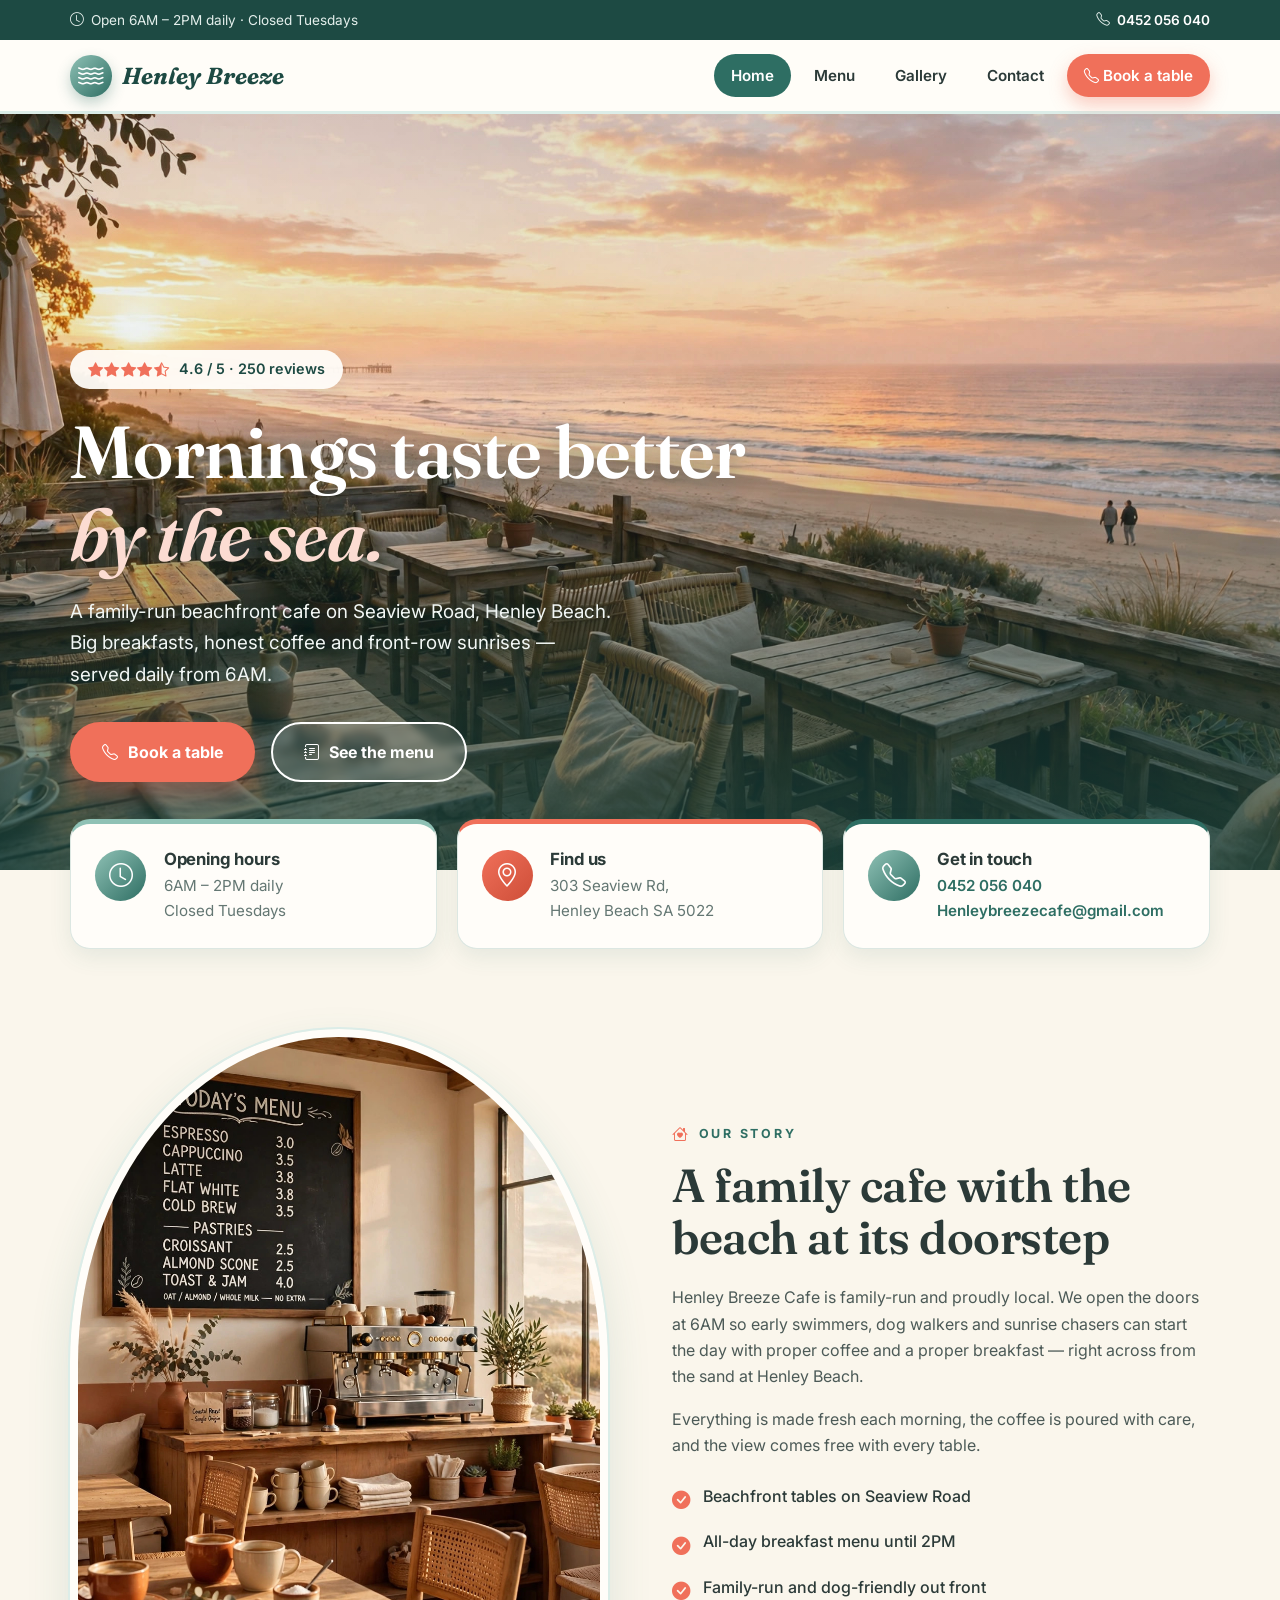
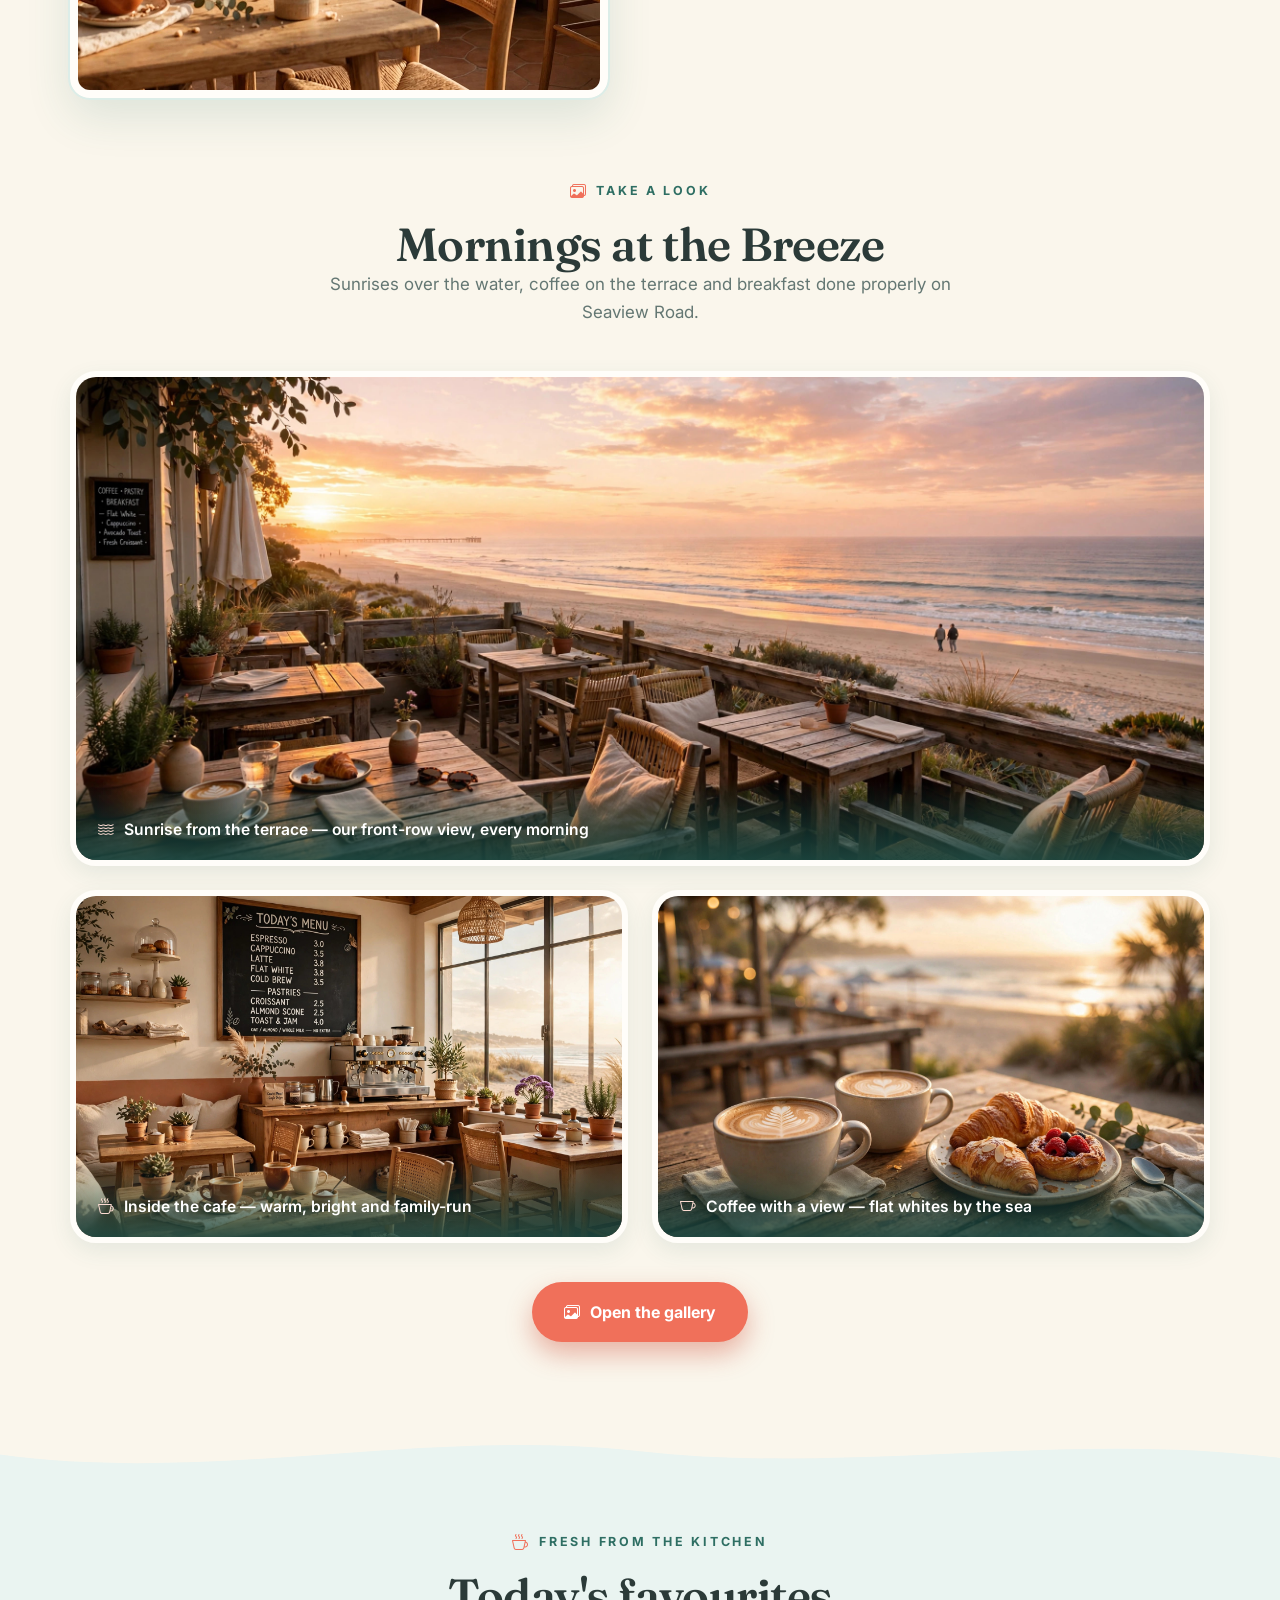
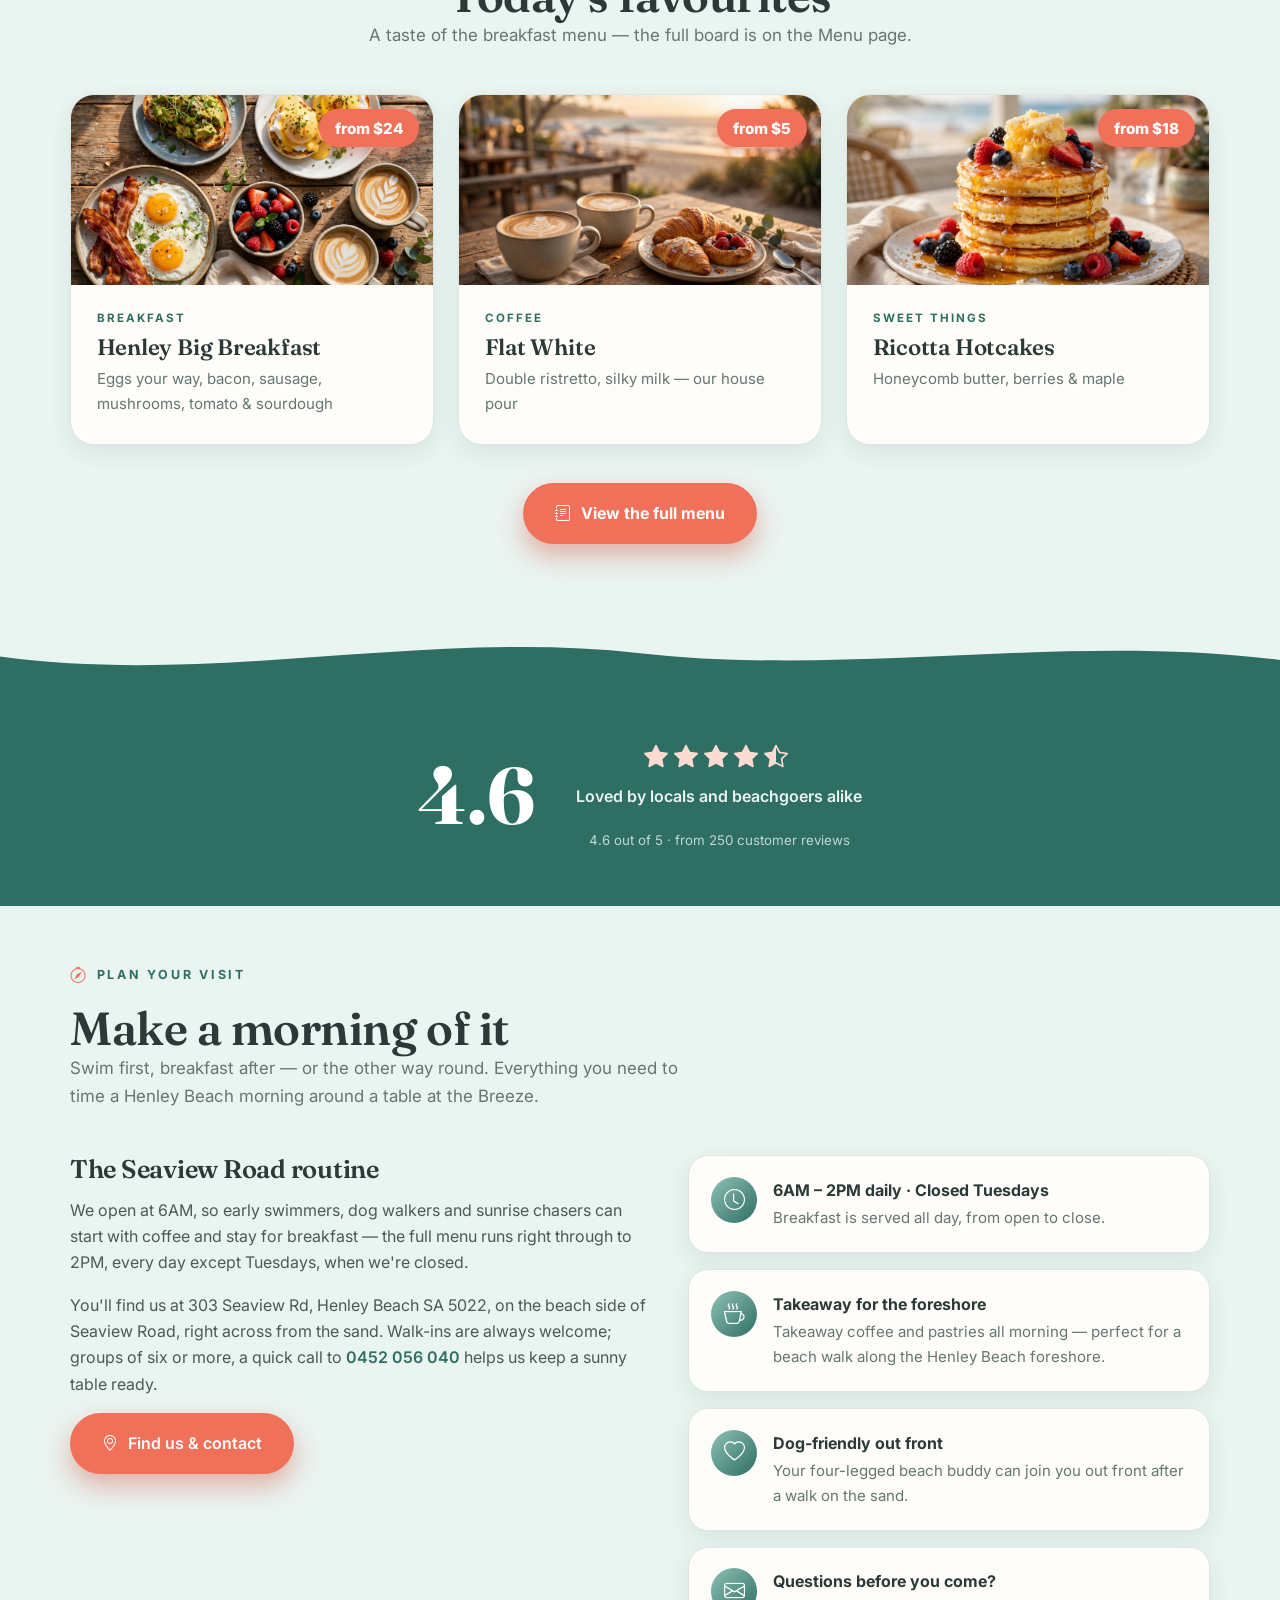
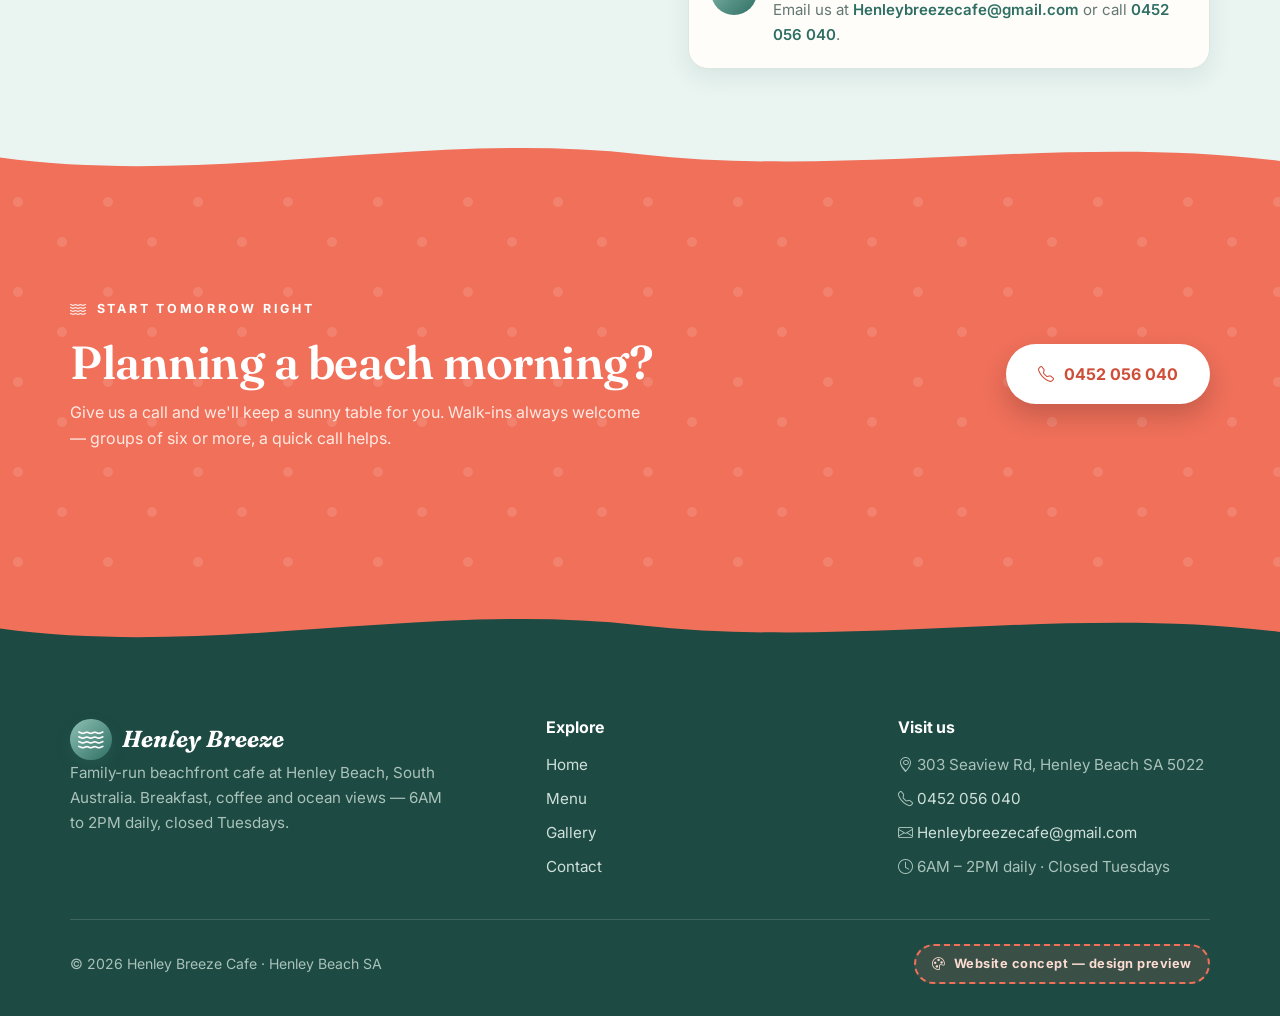
<file: index.html>
<!DOCTYPE html>
<html lang="en-AU">
<head>
  <meta charset="UTF-8">
  <meta name="viewport" content="width=device-width, initial-scale=1.0">
  <title>Henley Breeze Cafe — Beachfront Breakfast & Coffee | Henley Beach SA</title>
  <meta name="description" content="Henley Breeze Cafe is a family-run beachfront cafe at 303 Seaview Rd, Henley Beach SA. Open 6AM–2PM daily (closed Tuesdays). Breakfast, great coffee and ocean views. Rated 4.6/5 from 250 reviews.">
  <meta property="og:title" content="Henley Breeze Cafe — Beachfront Breakfast & Coffee">
  <meta property="og:description" content="Family-run beachfront cafe on Seaview Rd, Henley Beach. Open 6AM–2PM daily, closed Tuesdays. Rated 4.6/5 from 250 reviews.">
  <meta property="og:type" content="website">
  <meta property="og:image" content="images/hero-sunrise.jpg">
  <link rel="preconnect" href="https://fonts.googleapis.com">
  <link rel="preconnect" href="https://fonts.gstatic.com" crossorigin>
  <link href="https://fonts.googleapis.com/css2?family=Fraunces:ital,opsz,wght@0,9..144,400..700;1,9..144,400..700&family=Inter:wght@400;500;600;700&display=swap" rel="stylesheet">
  <link rel="stylesheet" href="https://cdn.jsdelivr.net/npm/bootstrap-icons@1.11.3/font/bootstrap-icons.min.css">
  <link rel="stylesheet" href="styles.css">
</head>
<body>

  <div class="topbar">
    <div class="container">
      <span><i class="bi bi-clock"></i> Open 6AM – 2PM daily · Closed Tuesdays</span>
      <span><i class="bi bi-telephone"></i> <a href="tel:+61452056040">0452 056 040</a></span>
    </div>
  </div>

  <header class="site-header">
    <div class="container">
      <nav class="nav" aria-label="Main navigation">
        <a class="brand" href="index.html"><i class="bi bi-water"></i> Henley Breeze</a>
        <button class="nav-toggle" aria-label="Open menu" aria-expanded="false"><i class="bi bi-list"></i></button>
        <ul class="nav-links">
          <li><a href="index.html" class="active" aria-current="page">Home</a></li>
          <li><a href="services.html">Menu</a></li>
          <li><a href="gallery.html">Gallery</a></li>
          <li><a href="contact.html">Contact</a></li>
          <li><a href="tel:+61452056040" class="nav-cta"><i class="bi bi-telephone"></i> <span class="cta-label">Book a table</span></a></li>
        </ul>
      </nav>
    </div>
  </header>

  <main>
    <!-- Hero -->
    <section class="hero" aria-label="Welcome to Henley Breeze Cafe">
      <div class="container">
        <div class="hero-content">
          <div class="hero-rating">
            <span class="stars" aria-hidden="true">
              <i class="bi bi-star-fill"></i><i class="bi bi-star-fill"></i><i class="bi bi-star-fill"></i><i class="bi bi-star-fill"></i><i class="bi bi-star-half"></i>
            </span>
            <span>4.6 / 5 · 250 reviews</span>
          </div>
          <h1>Mornings taste better <span class="accent">by the sea.</span></h1>
          <p class="lead">A family-run beachfront cafe on Seaview Road, Henley Beach. Big breakfasts, honest coffee and front-row sunrises — served daily from 6AM.</p>
          <div class="hero-actions">
            <a class="btn btn-primary" href="tel:+61452056040"><i class="bi bi-telephone"></i> Book a table</a>
            <a class="btn btn-ghost" href="services.html"><i class="bi bi-journal-text"></i> See the menu</a>
          </div>
        </div>
      </div>
    </section>

    <!-- Hours / location / contact strip -->
    <section class="info-strip" aria-label="Visit us">
      <div class="container">
        <div class="info-grid">
          <article class="info-card">
            <i class="bi bi-clock"></i>
            <div>
              <h3>Opening hours</h3>
              <p>6AM – 2PM daily<br>Closed Tuesdays</p>
            </div>
          </article>
          <article class="info-card">
            <i class="bi bi-geo-alt"></i>
            <div>
              <h3>Find us</h3>
              <p>303 Seaview Rd,<br>Henley Beach SA 5022</p>
            </div>
          </article>
          <article class="info-card">
            <i class="bi bi-telephone"></i>
            <div>
              <h3>Get in touch</h3>
              <p><a href="tel:+61452056040">0452 056 040</a><br><a href="mailto:Henleybreezecafe@gmail.com">Henleybreezecafe@gmail.com</a></p>
            </div>
          </article>
        </div>
      </div>
    </section>

    <!-- About -->
    <section class="section" aria-labelledby="about-heading">
      <div class="container">
        <div class="about-grid">
          <figure class="about-img">
            <img src="images/cafe-interior.jpg" alt="Warm morning light inside the Henley Breeze Cafe dining room" loading="lazy">
          </figure>
          <div class="about-copy">
            <span class="kicker"><i class="bi bi-house-heart"></i> Our story</span>
            <h2 id="about-heading">A family cafe with the beach at its doorstep</h2>
            <p>Henley Breeze Cafe is family-run and proudly local. We open the doors at 6AM so early swimmers, dog walkers and sunrise chasers can start the day with proper coffee and a proper breakfast — right across from the sand at Henley Beach.</p>
            <p>Everything is made fresh each morning, the coffee is poured with care, and the view comes free with every table.</p>
            <ul class="about-list">
              <li><i class="bi bi-check-circle-fill"></i> Beachfront tables on Seaview Road</li>
              <li><i class="bi bi-check-circle-fill"></i> All-day breakfast menu until 2PM</li>
              <li><i class="bi bi-check-circle-fill"></i> Family-run and dog-friendly out front</li>
            </ul>
          </div>
        </div>
      </div>
    </section>

    <!-- Gallery preview — the beachfront, in frames (leads before the menu) -->
    <section class="section" aria-labelledby="gallery-preview-heading" style="padding-top:0;">
      <div class="container">
        <div class="section-head center">
          <span class="kicker"><i class="bi bi-images"></i> Take a look</span>
          <h2 id="gallery-preview-heading">Mornings at the Breeze</h2>
          <p>Sunrises over the water, coffee on the terrace and breakfast done properly on Seaview Road.</p>
        </div>
        <div class="gallery-grid">
          <figure class="g-item wide">
            <img src="images/hero-sunrise.jpg" alt="Sunrise over Henley Beach viewed from the Henley Breeze Cafe terrace" loading="lazy">
            <figcaption><i class="bi bi-water"></i> Sunrise from the terrace — our front-row view, every morning</figcaption>
          </figure>
          <figure class="g-item">
            <img src="images/cafe-interior.jpg" alt="Morning light inside the Henley Breeze Cafe dining room" loading="lazy">
            <figcaption><i class="bi bi-cup-hot"></i> Inside the cafe — warm, bright and family-run</figcaption>
          </figure>
          <figure class="g-item">
            <img src="images/coffee-beach.jpg" alt="Flat white coffees and pastries on a table with the beach in the background" loading="lazy">
            <figcaption><i class="bi bi-cup"></i> Coffee with a view — flat whites by the sea</figcaption>
          </figure>
        </div>
        <div class="menu-cta">
          <a class="btn btn-primary" href="gallery.html"><i class="bi bi-images"></i> Open the gallery</a>
        </div>
      </div>
    </section>

    <!-- Featured menu cards -->
    <div class="wave-sep" style="color:#EAF4F1" aria-hidden="true"><svg viewBox="0 0 1440 70" preserveAspectRatio="none"><path fill="currentColor" d="M0,38 C240,72 480,6 720,34 C960,62 1200,10 1440,42 L1440,70 L0,70 Z"/></svg></div>
    <section class="section tint" aria-labelledby="menu-teaser-heading" style="padding-top:3rem;">
      <div class="container">
        <div class="section-head center">
          <span class="kicker"><i class="bi bi-cup-hot"></i> Fresh from the kitchen</span>
          <h2 id="menu-teaser-heading">Today's favourites</h2>
          <p>A taste of the breakfast menu — the full board is on the Menu page.</p>
        </div>
        <div class="menu-cards">
          <article class="menu-card">
            <div class="dish-img">
              <img src="images/breakfast-spread.jpg" alt="Breakfast plates with eggs, avocado on sourdough and flat white coffees" loading="lazy">
              <span class="dish-price">from $24</span>
            </div>
            <div class="dish-body">
              <span class="dish-tag">Breakfast</span>
              <h3>Henley Big Breakfast</h3>
              <p>Eggs your way, bacon, sausage, mushrooms, tomato &amp; sourdough</p>
            </div>
          </article>
          <article class="menu-card">
            <div class="dish-img">
              <img src="images/coffee-beach.jpg" alt="Flat white coffees and pastries on a table with the beach in the background" loading="lazy">
              <span class="dish-price">from $5</span>
            </div>
            <div class="dish-body">
              <span class="dish-tag">Coffee</span>
              <h3>Flat White</h3>
              <p>Double ristretto, silky milk — our house pour</p>
            </div>
          </article>
          <article class="menu-card">
            <div class="dish-img">
              <img src="images/hotcakes-berries.jpg" alt="Stack of ricotta hotcakes with berries, honeycomb butter and maple syrup" loading="lazy">
              <span class="dish-price">from $18</span>
            </div>
            <div class="dish-body">
              <span class="dish-tag">Sweet things</span>
              <h3>Ricotta Hotcakes</h3>
              <p>Honeycomb butter, berries &amp; maple</p>
            </div>
          </article>
        </div>
        <div class="menu-cta">
          <a class="btn btn-primary" href="services.html"><i class="bi bi-journal-text"></i> View the full menu</a>
        </div>
      </div>
    </section>
    <div class="wave-sep" style="color:#2E6E63;background:#EAF4F1" aria-hidden="true"><svg viewBox="0 0 1440 70" preserveAspectRatio="none"><path fill="currentColor" d="M0,38 C240,72 480,6 720,34 C960,62 1200,10 1440,42 L1440,70 L0,70 Z"/></svg></div>

    <!-- Rating band -->
    <section class="rating-band" aria-label="Customer rating">
      <div class="container rating-inner">
        <div class="rating-score">4.6</div>
        <div class="rating-detail">
          <div class="stars" aria-label="Rated 4.6 out of 5 stars">
            <i class="bi bi-star-fill"></i><i class="bi bi-star-fill"></i><i class="bi bi-star-fill"></i><i class="bi bi-star-fill"></i><i class="bi bi-star-half"></i>
          </div>
          <p>Loved by locals and beachgoers alike</p>
          <small>4.6 out of 5 · from 250 customer reviews</small>
        </div>
      </div>
    </section>

    <!-- Plan your visit — practical beach-morning planner -->
    <section class="section tint" aria-labelledby="visit-plan-heading" style="padding-top:3.5rem;padding-bottom:3.5rem;">
      <div class="container">
        <div class="section-head">
          <span class="kicker"><i class="bi bi-compass"></i> Plan your visit</span>
          <h2 id="visit-plan-heading">Make a morning of it</h2>
          <p>Swim first, breakfast after — or the other way round. Everything you need to time a Henley Beach morning around a table at the Breeze.</p>
        </div>
        <div class="visit-plan">
          <div class="visit-plan-main">
            <h3>The Seaview Road routine</h3>
            <p>We open at 6AM, so early swimmers, dog walkers and sunrise chasers can start with coffee and stay for breakfast — the full menu runs right through to 2PM, every day except Tuesdays, when we're closed.</p>
            <p>You'll find us at 303 Seaview Rd, Henley Beach SA 5022, on the beach side of Seaview Road, right across from the sand. Walk-ins are always welcome; groups of six or more, a quick call to <a href="tel:+61452056040">0452 056 040</a> helps us keep a sunny table ready.</p>
            <a class="btn btn-primary" href="contact.html"><i class="bi bi-geo-alt"></i> Find us &amp; contact</a>
          </div>
          <ul class="visit-plan-list">
            <li><i class="bi bi-clock"></i><div><strong>6AM – 2PM daily · Closed Tuesdays</strong><span>Breakfast is served all day, from open to close.</span></div></li>
            <li><i class="bi bi-cup-hot"></i><div><strong>Takeaway for the foreshore</strong><span>Takeaway coffee and pastries all morning — perfect for a beach walk along the Henley Beach foreshore.</span></div></li>
            <li><i class="bi bi-heart"></i><div><strong>Dog-friendly out front</strong><span>Your four-legged beach buddy can join you out front after a walk on the sand.</span></div></li>
            <li><i class="bi bi-envelope"></i><div><strong>Questions before you come?</strong><span>Email us at <a href="mailto:Henleybreezecafe@gmail.com">Henleybreezecafe@gmail.com</a> or call <a href="tel:+61452056040">0452 056 040</a>.</span></div></li>
          </ul>
        </div>
      </div>
    </section>

    <!-- CTA -->
    <div class="wave-sep" style="color:#F0705A;background:#EAF4F1" aria-hidden="true"><svg viewBox="0 0 1440 70" preserveAspectRatio="none"><path fill="currentColor" d="M0,38 C240,72 480,6 720,34 C960,62 1200,10 1440,42 L1440,70 L0,70 Z"/></svg></div>
    <section class="section cta-band" aria-label="Book a table" style="padding-top:3rem;">
      <div class="container">
        <div class="cta-card">
          <div>
            <span class="kicker"><i class="bi bi-water"></i> Start tomorrow right</span>
            <h2>Planning a beach morning?</h2>
            <p>Give us a call and we'll keep a sunny table for you. Walk-ins always welcome — groups of six or more, a quick call helps.</p>
          </div>
          <a class="btn btn-primary" href="tel:+61452056040"><i class="bi bi-telephone"></i> 0452 056 040</a>
        </div>
      </div>
    </section>
  </main>
  <div class="wave-sep" style="color:#1D4A43;background:#F0705A" aria-hidden="true"><svg viewBox="0 0 1440 70" preserveAspectRatio="none"><path fill="currentColor" d="M0,38 C240,72 480,6 720,34 C960,62 1200,10 1440,42 L1440,70 L0,70 Z"/></svg></div>

  <footer class="site-footer">
    <div class="container">
      <div class="footer-grid">
        <div class="footer-brand">
          <a class="brand" href="index.html"><i class="bi bi-water"></i> Henley Breeze</a>
          <p>Family-run beachfront cafe at Henley Beach, South Australia. Breakfast, coffee and ocean views — 6AM to 2PM daily, closed Tuesdays.</p>
        </div>
        <nav aria-label="Footer navigation">
          <h3>Explore</h3>
          <ul>
            <li><a href="index.html">Home</a></li>
            <li><a href="services.html">Menu</a></li>
            <li><a href="gallery.html">Gallery</a></li>
            <li><a href="contact.html">Contact</a></li>
          </ul>
        </nav>
        <div>
          <h3>Visit us</h3>
          <ul>
            <li><i class="bi bi-geo-alt"></i> 303 Seaview Rd, Henley Beach SA 5022</li>
            <li><i class="bi bi-telephone"></i> <a href="tel:+61452056040">0452 056 040</a></li>
            <li><i class="bi bi-envelope"></i> <a href="mailto:Henleybreezecafe@gmail.com">Henleybreezecafe@gmail.com</a></li>
            <li><i class="bi bi-clock"></i> 6AM – 2PM daily · Closed Tuesdays</li>
          </ul>
        </div>
      </div>
      <div class="footer-bottom">
        <span>© 2026 Henley Breeze Cafe · Henley Beach SA</span>
        <span class="concept-badge"><i class="bi bi-palette"></i> Website concept — design preview</span>
      </div>
    </div>
  </footer>

<script>
(function(){
  var t=document.querySelector('.nav-toggle'),n=document.querySelector('.nav-links');
  if(t&&n){t.addEventListener('click',function(){var o=n.classList.toggle('open');t.setAttribute('aria-expanded',o);});}
})();
</script>
</body>
</html>
</file>
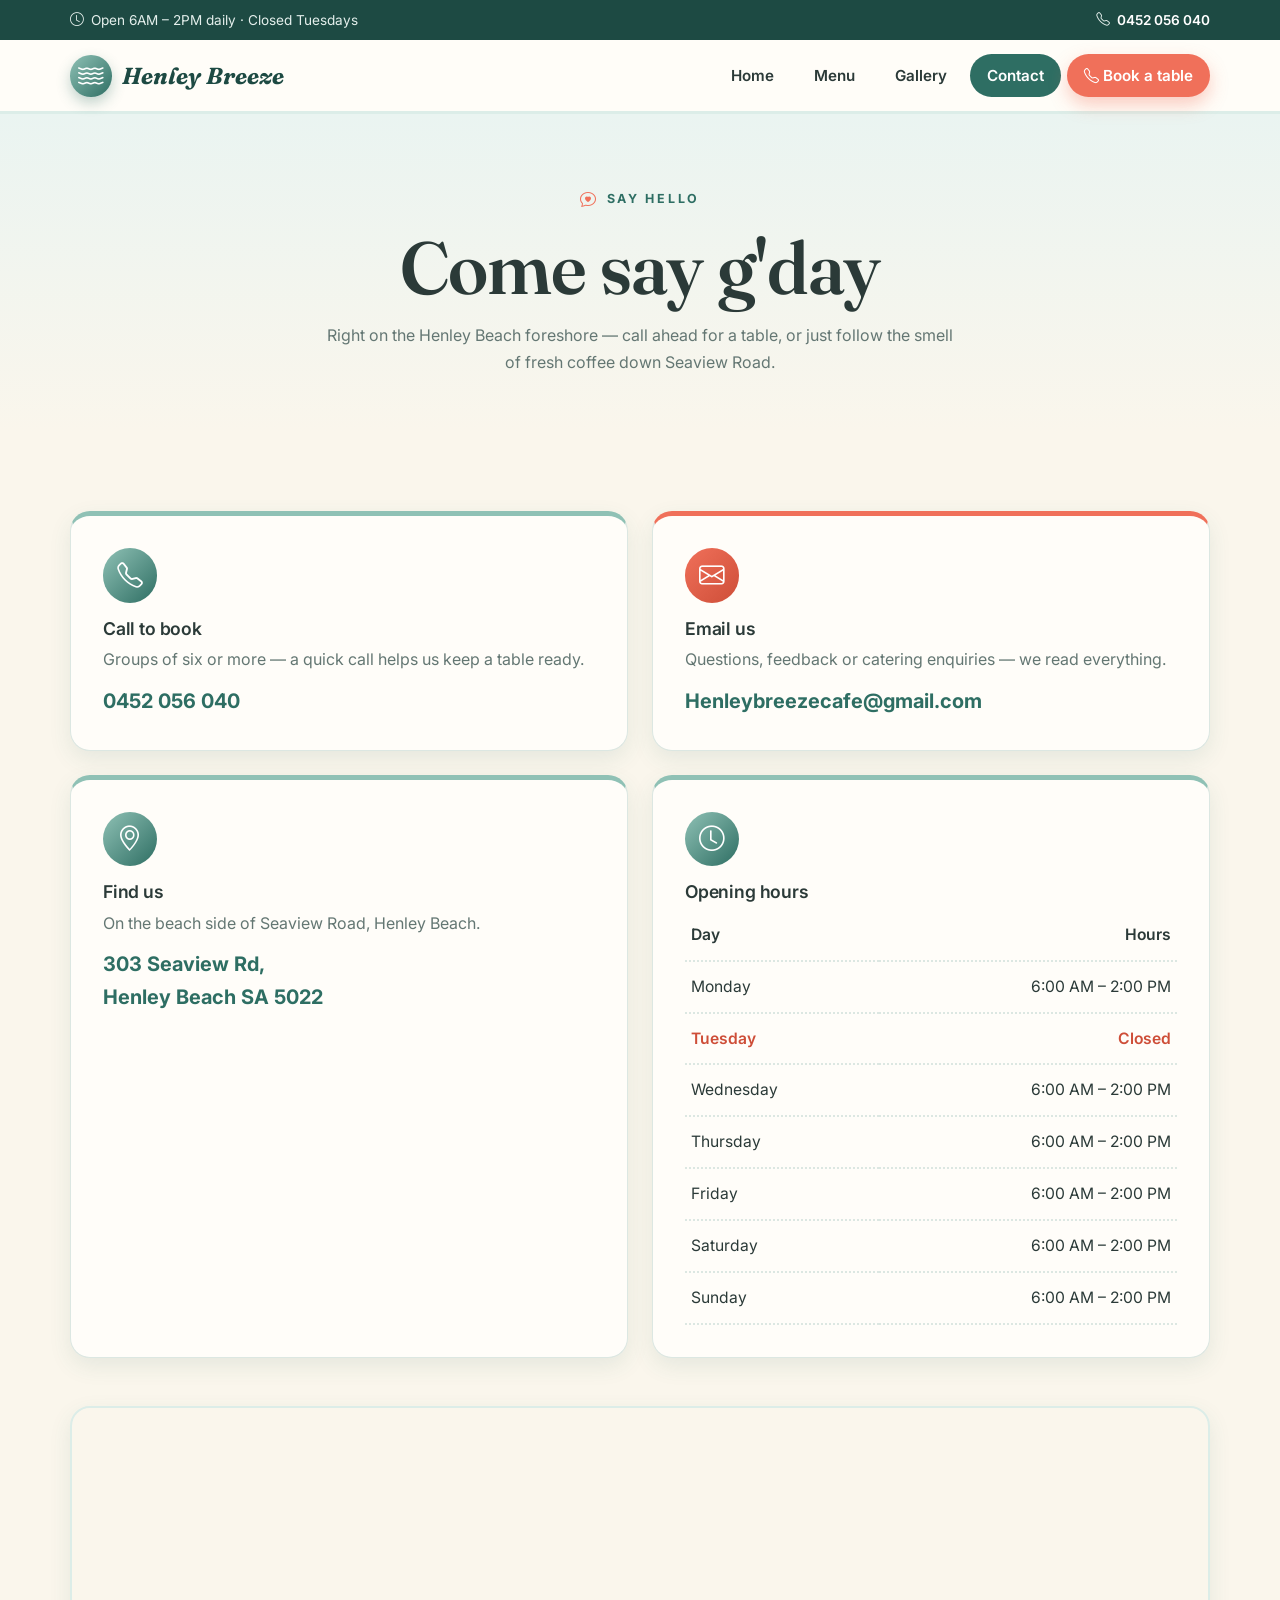
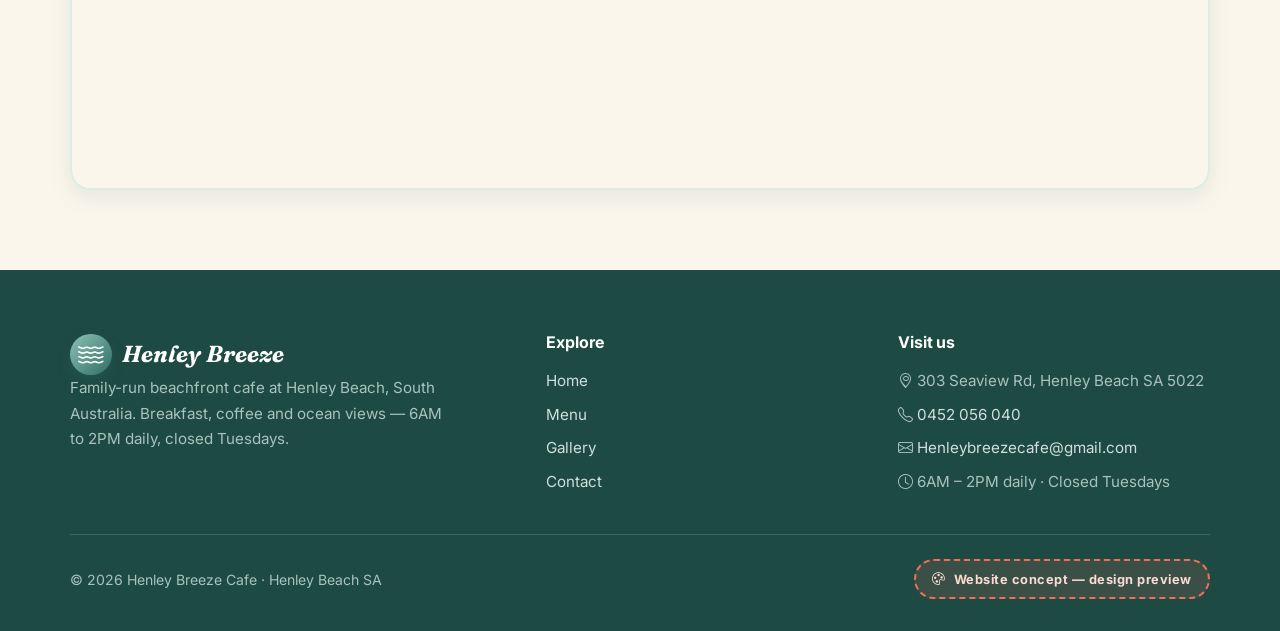
<file: contact.html>
<!DOCTYPE html>
<html lang="en-AU">
<head>
  <meta charset="UTF-8">
  <meta name="viewport" content="width=device-width, initial-scale=1.0">
  <title>Contact — Henley Breeze Cafe | 303 Seaview Rd, Henley Beach SA</title>
  <meta name="description" content="Visit Henley Breeze Cafe at 303 Seaview Rd, Henley Beach SA 5022. Call 0452 056 040 to book a table. Open 6AM–2PM daily, closed Tuesdays.">
  <meta property="og:title" content="Contact — Henley Breeze Cafe">
  <meta property="og:description" content="303 Seaview Rd, Henley Beach SA · 0452 056 040 · Open 6AM–2PM daily, closed Tuesdays.">
  <meta property="og:type" content="website">
  <meta property="og:image" content="images/hero-sunrise.jpg">
  <link rel="preconnect" href="https://fonts.googleapis.com">
  <link rel="preconnect" href="https://fonts.gstatic.com" crossorigin>
  <link href="https://fonts.googleapis.com/css2?family=Fraunces:ital,opsz,wght@0,9..144,400..700;1,9..144,400..700&family=Inter:wght@400;500;600;700&display=swap" rel="stylesheet">
  <link rel="stylesheet" href="https://cdn.jsdelivr.net/npm/bootstrap-icons@1.11.3/font/bootstrap-icons.min.css">
  <link rel="stylesheet" href="styles.css">
</head>
<body>

  <div class="topbar">
    <div class="container">
      <span><i class="bi bi-clock"></i> Open 6AM – 2PM daily · Closed Tuesdays</span>
      <span><i class="bi bi-telephone"></i> <a href="tel:+61452056040">0452 056 040</a></span>
    </div>
  </div>

  <header class="site-header">
    <div class="container">
      <nav class="nav" aria-label="Main navigation">
        <a class="brand" href="index.html"><i class="bi bi-water"></i> Henley Breeze</a>
        <button class="nav-toggle" aria-label="Open menu" aria-expanded="false"><i class="bi bi-list"></i></button>
        <ul class="nav-links">
          <li><a href="index.html">Home</a></li>
          <li><a href="services.html">Menu</a></li>
          <li><a href="gallery.html">Gallery</a></li>
          <li><a href="contact.html" class="active" aria-current="page">Contact</a></li>
          <li><a href="tel:+61452056040" class="nav-cta"><i class="bi bi-telephone"></i> <span class="cta-label">Book a table</span></a></li>
        </ul>
      </nav>
    </div>
  </header>

  <main>
    <section class="page-hero" aria-label="Contact introduction">
      <div class="container">
        <span class="kicker"><i class="bi bi-chat-heart"></i> Say hello</span>
        <h1>Come say g'day</h1>
        <p>Right on the Henley Beach foreshore — call ahead for a table, or just follow the smell of fresh coffee down Seaview Road.</p>
      </div>
    </section>

    <section class="section" aria-label="Contact details">
      <div class="container">
        <div class="contact-grid">
          <article class="contact-card">
            <i class="bi bi-telephone"></i>
            <h3>Call to book</h3>
            <p>Groups of six or more — a quick call helps us keep a table ready.</p>
            <a class="big-link" href="tel:+61452056040">0452 056 040</a>
          </article>
          <article class="contact-card">
            <i class="bi bi-envelope"></i>
            <h3>Email us</h3>
            <p>Questions, feedback or catering enquiries — we read everything.</p>
            <a class="big-link" href="mailto:Henleybreezecafe@gmail.com">Henleybreezecafe@gmail.com</a>
          </article>
          <article class="contact-card">
            <i class="bi bi-geo-alt"></i>
            <h3>Find us</h3>
            <p>On the beach side of Seaview Road, Henley Beach.</p>
            <a class="big-link" href="https://maps.google.com/?q=303+Seaview+Rd,+Henley+Beach+SA+5022" target="_blank" rel="noopener">303 Seaview Rd,<br>Henley Beach SA 5022</a>
          </article>
          <article class="contact-card">
            <i class="bi bi-clock"></i>
            <h3>Opening hours</h3>
            <table class="hours-table">
              <thead>
                <tr><th scope="col">Day</th><th scope="col">Hours</th></tr>
              </thead>
              <tbody>
                <tr><td>Monday</td><td>6:00 AM – 2:00 PM</td></tr>
                <tr class="closed"><td>Tuesday</td><td>Closed</td></tr>
                <tr><td>Wednesday</td><td>6:00 AM – 2:00 PM</td></tr>
                <tr><td>Thursday</td><td>6:00 AM – 2:00 PM</td></tr>
                <tr><td>Friday</td><td>6:00 AM – 2:00 PM</td></tr>
                <tr><td>Saturday</td><td>6:00 AM – 2:00 PM</td></tr>
                <tr><td>Sunday</td><td>6:00 AM – 2:00 PM</td></tr>
              </tbody>
            </table>
          </article>
        </div>

        <div class="map-wrap">
          <iframe title="Map — Henley Breeze Cafe, 303 Seaview Rd, Henley Beach SA 5022"
            src="https://maps.google.com/maps?q=303%20Seaview%20Rd%2C%20Henley%20Beach%20SA%205022&t=&z=16&ie=UTF8&iwloc=&output=embed"
            loading="lazy" referrerpolicy="no-referrer-when-downgrade" allowfullscreen></iframe>
        </div>
      </div>
    </section>
  </main>

  <footer class="site-footer">
    <div class="container">
      <div class="footer-grid">
        <div class="footer-brand">
          <a class="brand" href="index.html"><i class="bi bi-water"></i> Henley Breeze</a>
          <p>Family-run beachfront cafe at Henley Beach, South Australia. Breakfast, coffee and ocean views — 6AM to 2PM daily, closed Tuesdays.</p>
        </div>
        <nav aria-label="Footer navigation">
          <h3>Explore</h3>
          <ul>
            <li><a href="index.html">Home</a></li>
            <li><a href="services.html">Menu</a></li>
            <li><a href="gallery.html">Gallery</a></li>
            <li><a href="contact.html">Contact</a></li>
          </ul>
        </nav>
        <div>
          <h3>Visit us</h3>
          <ul>
            <li><i class="bi bi-geo-alt"></i> 303 Seaview Rd, Henley Beach SA 5022</li>
            <li><i class="bi bi-telephone"></i> <a href="tel:+61452056040">0452 056 040</a></li>
            <li><i class="bi bi-envelope"></i> <a href="mailto:Henleybreezecafe@gmail.com">Henleybreezecafe@gmail.com</a></li>
            <li><i class="bi bi-clock"></i> 6AM – 2PM daily · Closed Tuesdays</li>
          </ul>
        </div>
      </div>
      <div class="footer-bottom">
        <span>© 2026 Henley Breeze Cafe · Henley Beach SA</span>
        <span class="concept-badge"><i class="bi bi-palette"></i> Website concept — design preview</span>
      </div>
    </div>
  </footer>

<script>
(function(){
  var t=document.querySelector('.nav-toggle'),n=document.querySelector('.nav-links');
  if(t&&n){t.addEventListener('click',function(){var o=n.classList.toggle('open');t.setAttribute('aria-expanded',o);});}
})();
</script>
</body>
</html>
</file>
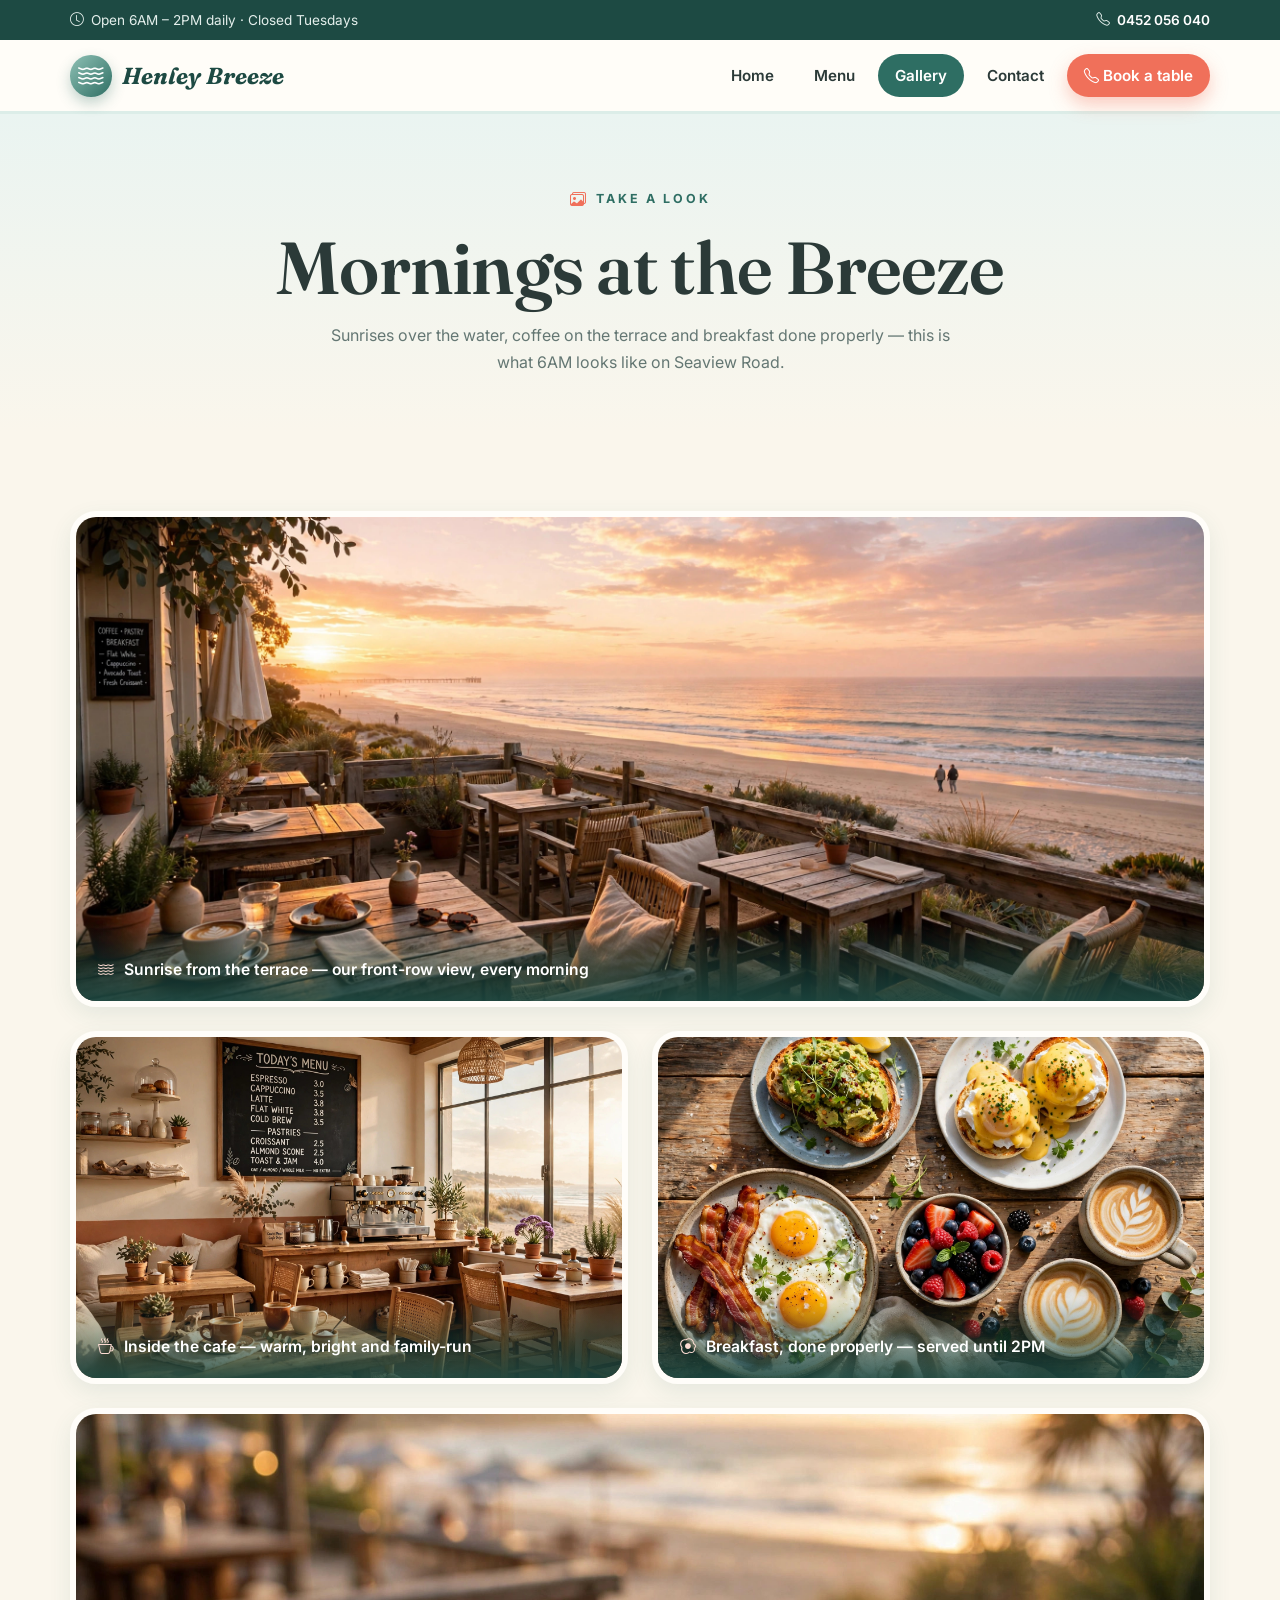
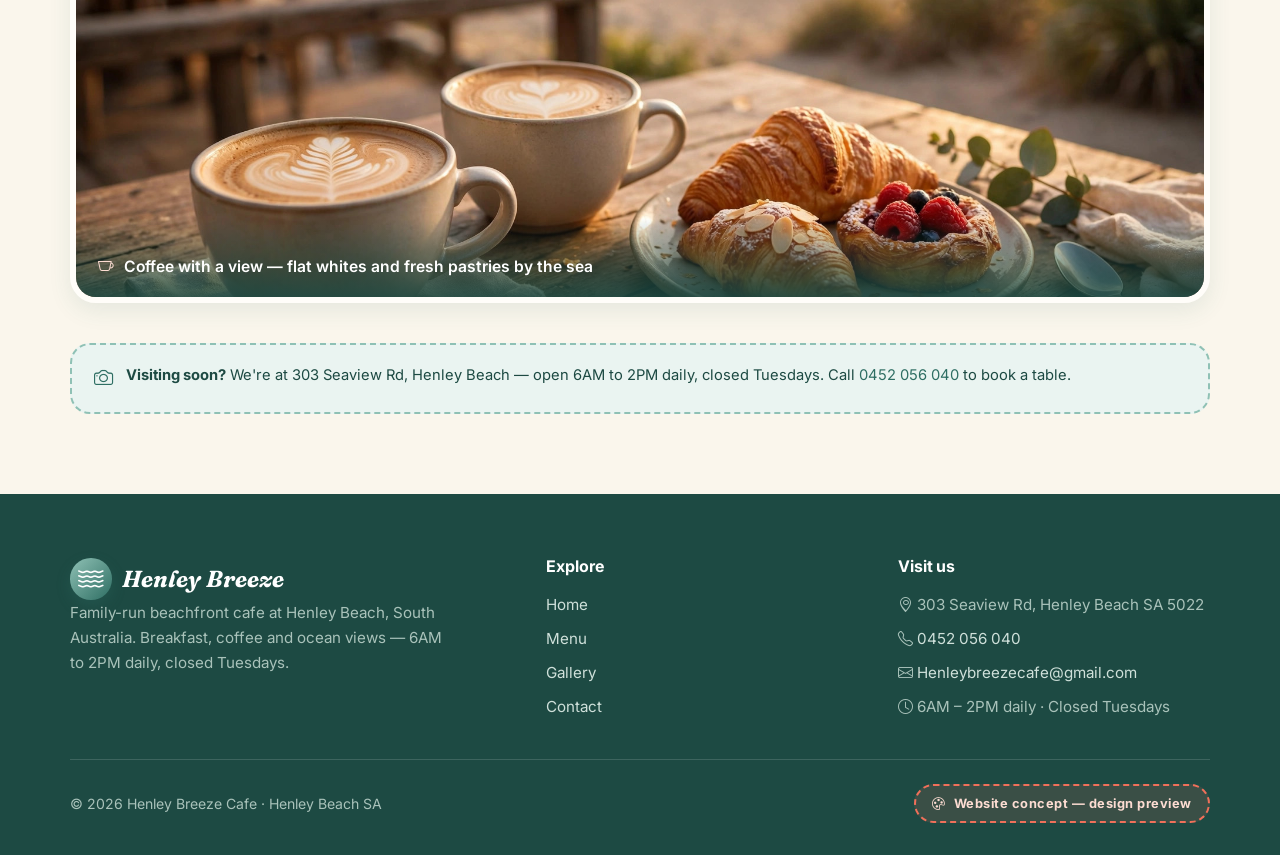
<file: gallery.html>
<!DOCTYPE html>
<html lang="en-AU">
<head>
  <meta charset="UTF-8">
  <meta name="viewport" content="width=device-width, initial-scale=1.0">
  <title>Gallery — Henley Breeze Cafe | Beachfront Mornings, Henley Beach SA</title>
  <meta name="description" content="A look inside Henley Breeze Cafe: beachfront sunrises, the dining room and fresh breakfast plates at 303 Seaview Rd, Henley Beach SA.">
  <meta property="og:title" content="Gallery — Henley Breeze Cafe">
  <meta property="og:description" content="Beachfront sunrises, fresh breakfasts and great coffee at Henley Beach.">
  <meta property="og:type" content="website">
  <meta property="og:image" content="images/hero-sunrise.jpg">
  <link rel="preconnect" href="https://fonts.googleapis.com">
  <link rel="preconnect" href="https://fonts.gstatic.com" crossorigin>
  <link href="https://fonts.googleapis.com/css2?family=Fraunces:ital,opsz,wght@0,9..144,400..700;1,9..144,400..700&family=Inter:wght@400;500;600;700&display=swap" rel="stylesheet">
  <link rel="stylesheet" href="https://cdn.jsdelivr.net/npm/bootstrap-icons@1.11.3/font/bootstrap-icons.min.css">
  <link rel="stylesheet" href="styles.css">
</head>
<body>

  <div class="topbar">
    <div class="container">
      <span><i class="bi bi-clock"></i> Open 6AM – 2PM daily · Closed Tuesdays</span>
      <span><i class="bi bi-telephone"></i> <a href="tel:+61452056040">0452 056 040</a></span>
    </div>
  </div>

  <header class="site-header">
    <div class="container">
      <nav class="nav" aria-label="Main navigation">
        <a class="brand" href="index.html"><i class="bi bi-water"></i> Henley Breeze</a>
        <button class="nav-toggle" aria-label="Open menu" aria-expanded="false"><i class="bi bi-list"></i></button>
        <ul class="nav-links">
          <li><a href="index.html">Home</a></li>
          <li><a href="services.html">Menu</a></li>
          <li><a href="gallery.html" class="active" aria-current="page">Gallery</a></li>
          <li><a href="contact.html">Contact</a></li>
          <li><a href="tel:+61452056040" class="nav-cta"><i class="bi bi-telephone"></i> <span class="cta-label">Book a table</span></a></li>
        </ul>
      </nav>
    </div>
  </header>

  <main>
    <section class="page-hero" aria-label="Gallery introduction">
      <div class="container">
        <span class="kicker"><i class="bi bi-images"></i> Take a look</span>
        <h1>Mornings at the Breeze</h1>
        <p>Sunrises over the water, coffee on the terrace and breakfast done properly — this is what 6AM looks like on Seaview Road.</p>
      </div>
    </section>

    <section class="section" aria-label="Photo gallery">
      <div class="container">
        <div class="gallery-grid">
          <figure class="g-item wide">
            <img src="images/hero-sunrise.jpg" alt="Sunrise over Henley Beach viewed from the Henley Breeze Cafe terrace" loading="lazy">
            <figcaption><i class="bi bi-water"></i> Sunrise from the terrace — our front-row view, every morning</figcaption>
          </figure>
          <figure class="g-item">
            <img src="images/cafe-interior.jpg" alt="Morning light inside the Henley Breeze Cafe dining room" loading="lazy">
            <figcaption><i class="bi bi-cup-hot"></i> Inside the cafe — warm, bright and family-run</figcaption>
          </figure>
          <figure class="g-item">
            <img src="images/breakfast-spread.jpg" alt="Breakfast plates with eggs, avocado on sourdough and flat white coffees" loading="lazy">
            <figcaption><i class="bi bi-egg-fried"></i> Breakfast, done properly — served until 2PM</figcaption>
          </figure>
          <figure class="g-item wide">
            <img src="images/coffee-beach.jpg" alt="Flat white coffees and pastries on a table with the beach in the background" loading="lazy">
            <figcaption><i class="bi bi-cup"></i> Coffee with a view — flat whites and fresh pastries by the sea</figcaption>
          </figure>
        </div>

        <div class="menu-note">
          <i class="bi bi-camera"></i>
          <p><strong>Visiting soon?</strong> We're at 303 Seaview Rd, Henley Beach — open 6AM to 2PM daily, closed Tuesdays. Call <a href="tel:+61452056040">0452 056 040</a> to book a table.</p>
        </div>
      </div>
    </section>
  </main>

  <footer class="site-footer">
    <div class="container">
      <div class="footer-grid">
        <div class="footer-brand">
          <a class="brand" href="index.html"><i class="bi bi-water"></i> Henley Breeze</a>
          <p>Family-run beachfront cafe at Henley Beach, South Australia. Breakfast, coffee and ocean views — 6AM to 2PM daily, closed Tuesdays.</p>
        </div>
        <nav aria-label="Footer navigation">
          <h3>Explore</h3>
          <ul>
            <li><a href="index.html">Home</a></li>
            <li><a href="services.html">Menu</a></li>
            <li><a href="gallery.html">Gallery</a></li>
            <li><a href="contact.html">Contact</a></li>
          </ul>
        </nav>
        <div>
          <h3>Visit us</h3>
          <ul>
            <li><i class="bi bi-geo-alt"></i> 303 Seaview Rd, Henley Beach SA 5022</li>
            <li><i class="bi bi-telephone"></i> <a href="tel:+61452056040">0452 056 040</a></li>
            <li><i class="bi bi-envelope"></i> <a href="mailto:Henleybreezecafe@gmail.com">Henleybreezecafe@gmail.com</a></li>
            <li><i class="bi bi-clock"></i> 6AM – 2PM daily · Closed Tuesdays</li>
          </ul>
        </div>
      </div>
      <div class="footer-bottom">
        <span>© 2026 Henley Breeze Cafe · Henley Beach SA</span>
        <span class="concept-badge"><i class="bi bi-palette"></i> Website concept — design preview</span>
      </div>
    </div>
  </footer>

<script>
(function(){
  var t=document.querySelector('.nav-toggle'),n=document.querySelector('.nav-links');
  if(t&&n){t.addEventListener('click',function(){var o=n.classList.toggle('open');t.setAttribute('aria-expanded',o);});}
})();
</script>
</body>
</html>
</file>
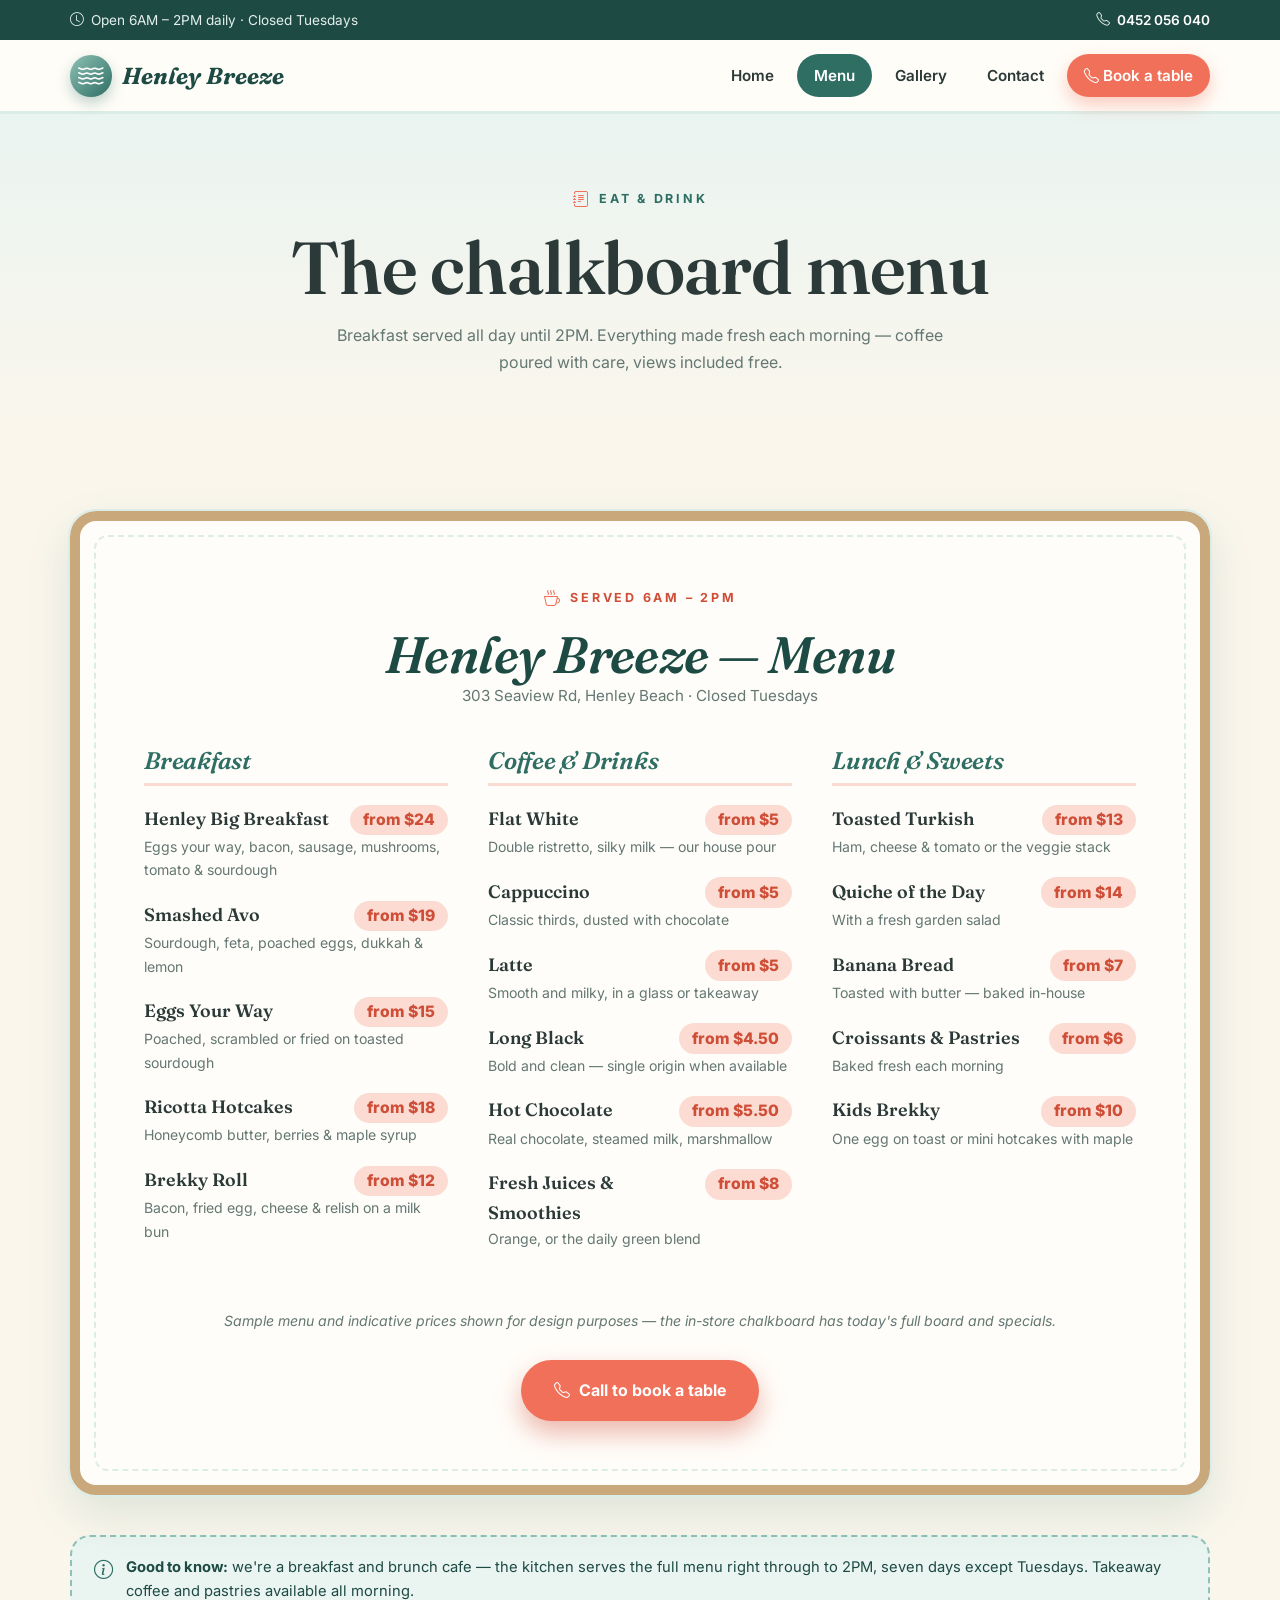
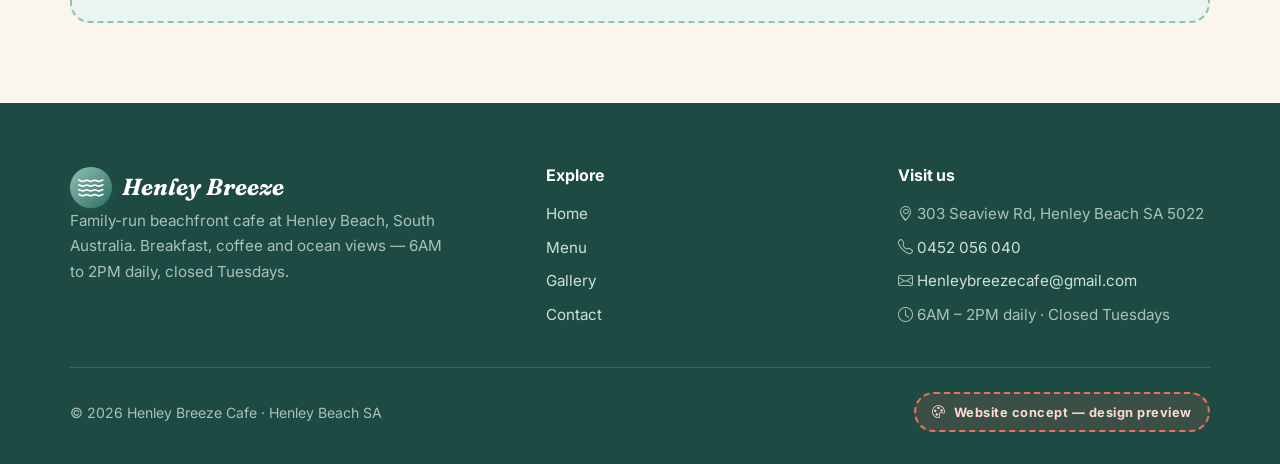
<file: services.html>
<!DOCTYPE html>
<html lang="en-AU">
<head>
  <meta charset="UTF-8">
  <meta name="viewport" content="width=device-width, initial-scale=1.0">
  <title>Menu — Henley Breeze Cafe | Beachfront Breakfast & Coffee, Henley Beach</title>
  <meta name="description" content="The Henley Breeze Cafe menu: all-day breakfast, house-roasted coffee and sweet treats at 303 Seaview Rd, Henley Beach SA. Open 6AM–2PM daily, closed Tuesdays.">
  <meta property="og:title" content="Menu — Henley Breeze Cafe">
  <meta property="og:description" content="All-day breakfast, great coffee and sweet treats on the Henley Beach foreshore.">
  <meta property="og:type" content="website">
  <meta property="og:image" content="images/breakfast-spread.jpg">
  <link rel="preconnect" href="https://fonts.googleapis.com">
  <link rel="preconnect" href="https://fonts.gstatic.com" crossorigin>
  <link href="https://fonts.googleapis.com/css2?family=Fraunces:ital,opsz,wght@0,9..144,400..700;1,9..144,400..700&family=Inter:wght@400;500;600;700&display=swap" rel="stylesheet">
  <link rel="stylesheet" href="https://cdn.jsdelivr.net/npm/bootstrap-icons@1.11.3/font/bootstrap-icons.min.css">
  <link rel="stylesheet" href="styles.css">
</head>
<body>

  <div class="topbar">
    <div class="container">
      <span><i class="bi bi-clock"></i> Open 6AM – 2PM daily · Closed Tuesdays</span>
      <span><i class="bi bi-telephone"></i> <a href="tel:+61452056040">0452 056 040</a></span>
    </div>
  </div>

  <header class="site-header">
    <div class="container">
      <nav class="nav" aria-label="Main navigation">
        <a class="brand" href="index.html"><i class="bi bi-water"></i> Henley Breeze</a>
        <button class="nav-toggle" aria-label="Open menu" aria-expanded="false"><i class="bi bi-list"></i></button>
        <ul class="nav-links">
          <li><a href="index.html">Home</a></li>
          <li><a href="services.html" class="active" aria-current="page">Menu</a></li>
          <li><a href="gallery.html">Gallery</a></li>
          <li><a href="contact.html">Contact</a></li>
          <li><a href="tel:+61452056040" class="nav-cta"><i class="bi bi-telephone"></i> <span class="cta-label">Book a table</span></a></li>
        </ul>
      </nav>
    </div>
  </header>

  <main>
    <section class="page-hero" aria-label="Menu introduction">
      <div class="container">
        <span class="kicker"><i class="bi bi-journal-text"></i> Eat &amp; drink</span>
        <h1>The chalkboard menu</h1>
        <p>Breakfast served all day until 2PM. Everything made fresh each morning — coffee poured with care, views included free.</p>
      </div>
    </section>

    <section class="section" aria-label="Full menu">
      <div class="container">
        <div class="chalkboard">
          <div class="chalk-head">
            <span class="kicker"><i class="bi bi-cup-hot"></i> Served 6AM – 2PM</span>
            <h2>Henley Breeze — Menu</h2>
            <p>303 Seaview Rd, Henley Beach · Closed Tuesdays</p>
          </div>
          <div class="chalk-cols">
            <div class="chalk-col">
              <h3>Breakfast</h3>
              <div class="chalk-item">
                <div class="row"><span class="name">Henley Big Breakfast</span><span class="price">from $24</span></div>
                <p class="desc">Eggs your way, bacon, sausage, mushrooms, tomato &amp; sourdough</p>
              </div>
              <div class="chalk-item">
                <div class="row"><span class="name">Smashed Avo</span><span class="price">from $19</span></div>
                <p class="desc">Sourdough, feta, poached eggs, dukkah &amp; lemon</p>
              </div>
              <div class="chalk-item">
                <div class="row"><span class="name">Eggs Your Way</span><span class="price">from $15</span></div>
                <p class="desc">Poached, scrambled or fried on toasted sourdough</p>
              </div>
              <div class="chalk-item">
                <div class="row"><span class="name">Ricotta Hotcakes</span><span class="price">from $18</span></div>
                <p class="desc">Honeycomb butter, berries &amp; maple syrup</p>
              </div>
              <div class="chalk-item">
                <div class="row"><span class="name">Brekky Roll</span><span class="price">from $12</span></div>
                <p class="desc">Bacon, fried egg, cheese &amp; relish on a milk bun</p>
              </div>
            </div>
            <div class="chalk-col">
              <h3>Coffee &amp; Drinks</h3>
              <div class="chalk-item">
                <div class="row"><span class="name">Flat White</span><span class="price">from $5</span></div>
                <p class="desc">Double ristretto, silky milk — our house pour</p>
              </div>
              <div class="chalk-item">
                <div class="row"><span class="name">Cappuccino</span><span class="price">from $5</span></div>
                <p class="desc">Classic thirds, dusted with chocolate</p>
              </div>
              <div class="chalk-item">
                <div class="row"><span class="name">Latte</span><span class="price">from $5</span></div>
                <p class="desc">Smooth and milky, in a glass or takeaway</p>
              </div>
              <div class="chalk-item">
                <div class="row"><span class="name">Long Black</span><span class="price">from $4.50</span></div>
                <p class="desc">Bold and clean — single origin when available</p>
              </div>
              <div class="chalk-item">
                <div class="row"><span class="name">Hot Chocolate</span><span class="price">from $5.50</span></div>
                <p class="desc">Real chocolate, steamed milk, marshmallow</p>
              </div>
              <div class="chalk-item">
                <div class="row"><span class="name">Fresh Juices &amp; Smoothies</span><span class="price">from $8</span></div>
                <p class="desc">Orange, or the daily green blend</p>
              </div>
            </div>
            <div class="chalk-col">
              <h3>Lunch &amp; Sweets</h3>
              <div class="chalk-item">
                <div class="row"><span class="name">Toasted Turkish</span><span class="price">from $13</span></div>
                <p class="desc">Ham, cheese &amp; tomato or the veggie stack</p>
              </div>
              <div class="chalk-item">
                <div class="row"><span class="name">Quiche of the Day</span><span class="price">from $14</span></div>
                <p class="desc">With a fresh garden salad</p>
              </div>
              <div class="chalk-item">
                <div class="row"><span class="name">Banana Bread</span><span class="price">from $7</span></div>
                <p class="desc">Toasted with butter — baked in-house</p>
              </div>
              <div class="chalk-item">
                <div class="row"><span class="name">Croissants &amp; Pastries</span><span class="price">from $6</span></div>
                <p class="desc">Baked fresh each morning</p>
              </div>
              <div class="chalk-item">
                <div class="row"><span class="name">Kids Brekky</span><span class="price">from $10</span></div>
                <p class="desc">One egg on toast or mini hotcakes with maple</p>
              </div>
            </div>
          </div>
          <p class="chalk-note">Sample menu and indicative prices shown for design purposes — the in-store chalkboard has today's full board and specials.</p>
          <div class="chalk-cta">
            <a class="btn btn-primary" href="tel:+61452056040"><i class="bi bi-telephone"></i> Call to book a table</a>
          </div>
        </div>

        <div class="menu-note">
          <i class="bi bi-info-circle"></i>
          <p><strong>Good to know:</strong> we're a breakfast and brunch cafe — the kitchen serves the full menu right through to 2PM, seven days except Tuesdays. Takeaway coffee and pastries available all morning.</p>
        </div>
      </div>
    </section>
  </main>

  <footer class="site-footer">
    <div class="container">
      <div class="footer-grid">
        <div class="footer-brand">
          <a class="brand" href="index.html"><i class="bi bi-water"></i> Henley Breeze</a>
          <p>Family-run beachfront cafe at Henley Beach, South Australia. Breakfast, coffee and ocean views — 6AM to 2PM daily, closed Tuesdays.</p>
        </div>
        <nav aria-label="Footer navigation">
          <h3>Explore</h3>
          <ul>
            <li><a href="index.html">Home</a></li>
            <li><a href="services.html">Menu</a></li>
            <li><a href="gallery.html">Gallery</a></li>
            <li><a href="contact.html">Contact</a></li>
          </ul>
        </nav>
        <div>
          <h3>Visit us</h3>
          <ul>
            <li><i class="bi bi-geo-alt"></i> 303 Seaview Rd, Henley Beach SA 5022</li>
            <li><i class="bi bi-telephone"></i> <a href="tel:+61452056040">0452 056 040</a></li>
            <li><i class="bi bi-envelope"></i> <a href="mailto:Henleybreezecafe@gmail.com">Henleybreezecafe@gmail.com</a></li>
            <li><i class="bi bi-clock"></i> 6AM – 2PM daily · Closed Tuesdays</li>
          </ul>
        </div>
      </div>
      <div class="footer-bottom">
        <span>© 2026 Henley Breeze Cafe · Henley Beach SA</span>
        <span class="concept-badge"><i class="bi bi-palette"></i> Website concept — design preview</span>
      </div>
    </div>
  </footer>

<script>
(function(){
  var t=document.querySelector('.nav-toggle'),n=document.querySelector('.nav-links');
  if(t&&n){t.addEventListener('click',function(){var o=n.classList.toggle('open');t.setAttribute('aria-expanded',o);});}
})();
</script>
</body>
</html>
</file>
<file: styles.css>
/* ============================================================
   Henley Breeze Cafe — COASTAL concept
   Sandy white + sea-glass blue + coral | Fraunces + Inter
   Wave dividers, menu-forward cards, breezy seaside feel.
   ============================================================ */

:root {
  --sand: #FAF6EC;
  --sand-deep: #F1E8D2;
  --white: #FFFDF9;
  --sea: #8FC1B5;
  --sea-soft: #DCEDE8;
  --sea-tint: #EAF4F1;
  --sea-deep: #2E6E63;
  --sea-dark: #1D4A43;
  --coral: #F0705A;
  --coral-deep: #CE4E38;
  --coral-soft: #FCDCD2;
  --ink: #2B3A38;
  --muted: #647773;
  --line: #DCE7E2;
  --driftwood: #C9A87C;
  --radius: 20px;
  --shadow: 0 18px 45px rgba(46, 110, 99, 0.14);
  --shadow-sm: 0 8px 22px rgba(46, 110, 99, 0.10);
}

* { margin: 0; padding: 0; box-sizing: border-box; }

html { scroll-behavior: smooth; }

body {
  font-family: 'Inter', system-ui, -apple-system, sans-serif;
  background: var(--sand);
  color: var(--ink);
  line-height: 1.65;
  -webkit-font-smoothing: antialiased;
  overflow-x: hidden;
}

img { max-width: 100%; display: block; }

h1, h2, h3, .display {
  font-family: 'Fraunces', Georgia, serif;
  line-height: 1.12;
  letter-spacing: -0.01em;
  color: var(--ink);
}

h1 { font-size: clamp(2.6rem, 6vw, 4.6rem); font-weight: 600; }
h2 { font-size: clamp(1.9rem, 4vw, 2.9rem); font-weight: 600; }
h3 { font-size: 1.35rem; font-weight: 600; }

p { margin-bottom: 1rem; }
p:last-child { margin-bottom: 0; }

a { color: var(--sea-deep); text-decoration: none; }
a:hover { color: var(--coral-deep); }

.container { width: min(1140px, 92%); margin: 0 auto; }

.kicker {
  display: inline-flex; align-items: center; gap: 0.5rem;
  font-size: 0.78rem; font-weight: 700;
  letter-spacing: 0.22em; text-transform: uppercase;
  color: var(--sea-deep);
  margin-bottom: 0.9rem;
}
.kicker .bi { font-size: 1rem; color: var(--coral); }

.section { padding: 5rem 0; }
.section.tint { background: var(--sea-tint); }
.section-head { max-width: 640px; margin-bottom: 2.75rem; }
.section-head.center { text-align: center; margin-left: auto; margin-right: auto; }
.section-head p { color: var(--muted); font-size: 1.06rem; }

/* ---------------- Wave dividers ---------------- */
.wave-sep { display: block; line-height: 0; margin-bottom: -1px; }
.wave-sep svg { width: 100%; height: 60px; display: block; }
.wave-sep.flip svg { transform: scaleY(-1); }

/* ---------------- Top utility bar ---------------- */
.topbar {
  background: var(--sea-dark);
  color: #E4EFEc;
  font-size: 0.85rem;
  padding: 0.55rem 0;
}
.topbar .container {
  display: flex; justify-content: space-between; align-items: center;
  gap: 1rem; flex-wrap: wrap;
}
.topbar span { display: inline-flex; align-items: center; gap: 0.45rem; }
.topbar a { color: #fff; font-weight: 600; }
.topbar a:hover { color: var(--coral-soft); text-decoration: underline; }

/* ---------------- Header / nav ---------------- */
.site-header {
  position: sticky; top: 0; z-index: 50;
  background: rgba(255, 253, 249, 0.94);
  backdrop-filter: blur(10px);
  border-bottom: 3px solid var(--sea-soft);
}
.nav { display: flex; align-items: center; justify-content: space-between; padding: 0.9rem 0; }
.brand {
  display: inline-flex; align-items: center; gap: 0.65rem;
  font-family: 'Fraunces', serif; font-size: 1.45rem; font-weight: 700;
  color: var(--sea-dark); font-style: italic;
}
.brand .bi {
  font-size: 1.6rem; color: #fff;
  background: linear-gradient(135deg, var(--sea), var(--sea-deep));
  width: 2.6rem; height: 2.6rem; border-radius: 50%;
  display: inline-flex; align-items: center; justify-content: center;
  box-shadow: 0 6px 14px rgba(46,110,99,.3);
}
.nav-links { display: flex; list-style: none; gap: 0.4rem; align-items: center; }
.nav-links a {
  display: inline-block; padding: 0.55rem 1.05rem; border-radius: 999px;
  font-weight: 600; font-size: 0.95rem; color: var(--ink);
}
.nav-links a:hover { background: var(--sea-soft); color: var(--sea-dark); }
.nav-links a.active { background: var(--sea-deep); color: #fff; }
.nav-toggle {
  display: none;
  background: var(--sea-soft);
  border: 2px solid var(--sea);
  color: var(--sea-dark);
  font-size: 1.5rem;
  line-height: 1;
  border-radius: 14px;
  padding: 0.5rem 0.85rem;
  cursor: pointer;
}
.nav-cta {
  background: var(--coral); color: #fff !important; border-radius: 999px;
  box-shadow: 0 8px 18px rgba(240,112,90,.35);
}
.nav-cta:hover { background: var(--coral-deep) !important; color: #fff !important; }

/* ---------------- Hero: full-bleed beach ---------------- */
.hero {
  position: relative;
  min-height: 84vh;
  display: flex; align-items: flex-end;
  background: url('images/hero-sunrise.jpg') center 62% / cover no-repeat;
  overflow: hidden;
}
.hero::before {
  content: ""; position: absolute; inset: 0;
  background: linear-gradient(180deg,
    rgba(29,74,67,0.12) 0%,
    rgba(29,74,67,0.05) 40%,
    rgba(29,74,67,0.78) 100%);
}
.hero-content { position: relative; z-index: 2; max-width: 680px; padding: 0 0 5.5rem; }
.hero h1 { color: #fff; text-shadow: 0 3px 24px rgba(29,74,67,.45); }
.hero h1 .accent { color: var(--coral-soft); font-style: italic; }
.hero p.lead { font-size: 1.18rem; color: #F2F7F5; margin: 1.25rem 0 2rem; max-width: 34rem; text-shadow: 0 2px 12px rgba(29,74,67,.5); }
.hero-rating {
  display: inline-flex; align-items: center; gap: 0.55rem;
  background: rgba(255, 253, 249, 0.94);
  border-radius: 999px;
  padding: 0.45rem 1.1rem; font-size: 0.9rem; font-weight: 600;
  margin-bottom: 1.4rem; box-shadow: var(--shadow-sm); color: var(--sea-dark);
}
.hero-rating .stars { color: var(--coral); font-size: 0.95rem; letter-spacing: 0.1em; }

.btn {
  display: inline-flex; align-items: center; gap: 0.6rem;
  padding: 0.95rem 1.9rem; border-radius: 999px;
  font-weight: 700; font-size: 1rem; border: 2px solid transparent;
  cursor: pointer; transition: transform 0.15s ease, box-shadow 0.15s ease, background 0.15s ease;
}
.btn:hover { transform: translateY(-2px); }
.btn-primary { background: var(--coral); color: #fff; box-shadow: 0 12px 26px rgba(206,78,56,0.4); }
.btn-primary:hover { background: var(--coral-deep); color: #fff; }
.btn-ghost { background: rgba(255,253,249,.14); border-color: #fff; color: #fff; backdrop-filter: blur(4px); }
.btn-ghost:hover { background: #fff; color: var(--sea-dark); }
.hero-actions { display: flex; gap: 1rem; flex-wrap: wrap; }

/* ---------------- Info strip cards ---------------- */
.info-strip { margin-top: -3.2rem; position: relative; z-index: 5; }
.info-grid { display: grid; grid-template-columns: repeat(3, 1fr); gap: 1.25rem; }
.info-card {
  background: var(--white); border: 1px solid var(--line);
  border-radius: var(--radius); padding: 1.6rem 1.5rem;
  box-shadow: var(--shadow-sm);
  display: flex; gap: 1.1rem; align-items: flex-start;
  border-top: 5px solid var(--sea);
}
.info-card:nth-child(2) { border-top-color: var(--coral); }
.info-card:nth-child(3) { border-top-color: var(--sea-deep); }
.info-card .bi {
  font-size: 1.5rem; color: #fff;
  background: linear-gradient(135deg, var(--sea), var(--sea-deep));
  width: 3.2rem; height: 3.2rem; flex: 0 0 3.2rem;
  border-radius: 50%; display: inline-flex; align-items: center; justify-content: center;
}
.info-card:nth-child(2) .bi { background: linear-gradient(135deg, var(--coral), var(--coral-deep)); }
.info-card h3 { font-size: 1.05rem; font-family: 'Inter', sans-serif; font-weight: 700; margin-bottom: 0.25rem; }
.info-card p { font-size: 0.95rem; color: var(--muted); margin: 0; overflow-wrap: anywhere; }
.info-card > div { min-width: 0; }
.info-card a { font-weight: 600; }

/* ---------------- About ---------------- */
.about-grid { display: grid; grid-template-columns: 1fr 1fr; gap: 4rem; align-items: center; }
.about-img {
  border-radius: 50% 50% var(--radius) var(--radius);
  overflow: hidden; box-shadow: var(--shadow);
  border: 8px solid var(--white); outline: 2px solid var(--sea-soft);
}
.about-img img { aspect-ratio: 4 / 5; object-fit: cover; width: 100%; }
.about-copy .kicker { margin-bottom: 0.8rem; }
.about-copy h2 { margin-bottom: 1.25rem; }
.about-copy h2 em { font-style: italic; color: var(--sea-deep); }
.about-copy p { color: #4c5a57; }
.about-list { list-style: none; margin-top: 1.5rem; display: grid; gap: 0.8rem; }
.about-list li { display: flex; gap: 0.8rem; align-items: flex-start; font-weight: 500; }
.about-list .bi { color: var(--coral); font-size: 1.15rem; margin-top: 0.15rem; }

/* ---------------- Featured menu cards (home) ---------------- */
.menu-cards { display: grid; grid-template-columns: repeat(3, 1fr); gap: 1.5rem; }
.menu-card {
  background: var(--white); border: 1px solid var(--line);
  border-radius: 24px; overflow: hidden; box-shadow: var(--shadow-sm);
  transition: transform .2s ease, box-shadow .2s ease;
  display: flex; flex-direction: column;
}
.menu-card:hover { transform: translateY(-6px); box-shadow: var(--shadow); }
.menu-card .dish-img { height: 190px; overflow: hidden; position: relative; }
.menu-card .dish-img img { width: 100%; height: 100%; object-fit: cover; transition: transform .4s ease; }
.menu-card:hover .dish-img img { transform: scale(1.06); }
.dish-price {
  position: absolute; top: 14px; right: 14px;
  background: var(--coral); color: #fff;
  font-weight: 800; font-size: 0.95rem;
  border-radius: 999px; padding: 0.4rem 1rem;
  box-shadow: 0 6px 14px rgba(206,78,56,.4);
}
.menu-card .dish-body { padding: 1.5rem 1.6rem 1.7rem; }
.menu-card .dish-tag {
  font-size: 0.72rem; font-weight: 700; letter-spacing: 0.18em; text-transform: uppercase;
  color: var(--sea-deep); margin-bottom: 0.4rem; display: block;
}
.menu-card h3 { font-size: 1.4rem; margin-bottom: 0.45rem; }
.menu-card p { color: var(--muted); font-size: 0.94rem; margin: 0; }
.menu-cta { text-align: center; margin-top: 2.4rem; }

/* ---------------- Seaside menu board (menu page, light restyle) ---------------- */
.chalkboard {
  background: var(--white);
  border-radius: 26px;
  padding: clamp(2rem, 5vw, 4rem);
  color: var(--ink);
  box-shadow: var(--shadow);
  border: 10px solid var(--driftwood);
  outline: 2px solid var(--sea-soft);
  position: relative;
}
.chalkboard::before {
  content: ""; position: absolute; inset: 14px;
  border: 2px dashed var(--sea-soft); border-radius: 14px;
  pointer-events: none;
}
.chalk-head { text-align: center; margin-bottom: 2.5rem; position: relative; }
.chalk-head .kicker { color: var(--coral-deep); }
.chalk-head h2 { color: var(--sea-dark); font-style: italic; font-size: clamp(2.2rem, 5vw, 3.2rem); font-weight: 600; }
.chalk-head p { color: var(--muted); font-size: 0.95rem; }
.chalk-cols { display: grid; grid-template-columns: repeat(3, 1fr); gap: 2.5rem; position: relative; }
.chalk-col h3 {
  font-size: 1.5rem; font-weight: 600; font-style: italic;
  color: var(--sea-deep); margin-bottom: 1.1rem;
  border-bottom: 3px solid var(--coral-soft); padding-bottom: 0.5rem;
  display: flex; align-items: center; gap: .6rem;
}
.chalk-col h3 .bi { color: var(--coral); }
.chalk-item { margin-bottom: 1.15rem; }
.chalk-item .row { display: flex; justify-content: space-between; align-items: baseline; gap: 0.75rem; }
.chalk-item .name { font-family: 'Fraunces', serif; font-size: 1.12rem; font-weight: 600; }
.chalk-item .price { font-weight: 800; color: var(--coral-deep); white-space: nowrap; font-size: 0.98rem; background: var(--coral-soft); border-radius: 999px; padding: .15rem .8rem; }
.chalk-item .desc { color: var(--muted); font-size: 0.88rem; }
.chalk-note { text-align: center; margin-top: 2.5rem; color: var(--muted); font-size: 0.88rem; font-style: italic; position: relative; }
.chalk-cta { text-align: center; margin-top: 1.75rem; position: relative; }

/* ---------------- Rating band ---------------- */
.rating-band { background: var(--sea-deep); }
.rating-inner {
  display: flex; align-items: center; justify-content: center; gap: 2.5rem;
  text-align: center; flex-wrap: wrap; padding: 3.4rem 0;
}
.rating-score { font-family: 'Fraunces', serif; font-size: clamp(3.4rem, 7vw, 5rem); font-weight: 700; color: #fff; line-height: 1; }
.rating-detail .stars { color: var(--coral-soft); font-size: 1.5rem; letter-spacing: 0.25em; }
.rating-detail p { margin-top: 0.4rem; font-weight: 600; color: #EAF4F1; }
.rating-detail small { color: #BFD8D1; }

/* ---------------- CTA band ---------------- */
.cta-band { background: var(--coral); position: relative; overflow: hidden; }
.cta-band::before {
  content: ""; position: absolute; inset: 0; pointer-events: none;
  background: url("data:image/svg+xml,%3Csvg xmlns='http://www.w3.org/2000/svg' width='90' height='90' viewBox='0 0 90 90'%3E%3Ccircle cx='18' cy='18' r='5' fill='%23ffffff' fill-opacity='0.12'/%3E%3Ccircle cx='62' cy='58' r='5' fill='%23ffffff' fill-opacity='0.12'/%3E%3C/svg%3E");
}
.cta-card {
  position: relative;
  padding: clamp(2.5rem, 5vw, 4rem) 0;
  display: flex; align-items: center; justify-content: space-between; gap: 2rem;
  flex-wrap: wrap;
}
.cta-card h2 { margin-bottom: 0.6rem; color: #fff; }
.cta-card p { color: #FFE9E2; max-width: 36rem; }
.cta-card .kicker { color: #fff; }
.cta-card .kicker .bi { color: #fff; }
.cta-card .btn-primary { background: #fff; color: var(--coral-deep); box-shadow: 0 12px 26px rgba(0,0,0,.18); }
.cta-card .btn-primary:hover { background: var(--sea-dark); color: #fff; }

/* ---------------- Menu page ---------------- */
.page-hero {
  background: linear-gradient(180deg, var(--sea-tint), var(--sand));
  padding: 4.5rem 0 3.5rem; text-align: center;
}
.page-hero h1 { margin-bottom: 0.8rem; }
.page-hero h1 em { font-style: italic; color: var(--sea-deep); }
.page-hero p { color: var(--muted); max-width: 40rem; margin: 0 auto; }
.menu-note {
  display: flex; gap: 0.8rem; align-items: flex-start;
  background: var(--sea-tint); border: 2px dashed var(--sea);
  border-radius: var(--radius); padding: 1.1rem 1.4rem;
  margin: 2.5rem 0 0; font-size: 0.92rem; color: var(--sea-dark);
}
.menu-note .bi { color: var(--sea-deep); font-size: 1.2rem; }

/* ---------------- Gallery ---------------- */
.gallery-grid {
  display: grid; grid-template-columns: repeat(2, 1fr); gap: 1.5rem;
}
.g-item {
  position: relative; border-radius: 26px; overflow: hidden;
  box-shadow: var(--shadow-sm); border: 6px solid var(--white);
  background: var(--white);
}
.g-item img { width: 100%; aspect-ratio: 16 / 10; object-fit: cover; transition: transform 0.4s ease; }
.g-item:hover img { transform: scale(1.04); }
.g-item figcaption {
  position: absolute; left: 0; right: 0; bottom: 0;
  padding: 2.2rem 1.4rem 1.1rem; color: #fff;
  background: linear-gradient(transparent, rgba(29, 74, 67, 0.88));
  font-weight: 600; font-size: 0.98rem;
  display: flex; align-items: center; gap: 0.6rem;
}
.g-item figcaption .bi { color: var(--coral-soft); }
.g-item.wide { grid-column: 1 / -1; }
.g-item.wide img { aspect-ratio: 21 / 9; }

/* ---------------- Contact ---------------- */
.contact-grid { display: grid; grid-template-columns: 1fr 1fr; gap: 1.5rem; margin-bottom: 3rem; }
.contact-card {
  background: var(--white); border: 1px solid var(--line);
  border-radius: var(--radius); padding: 2rem; box-shadow: var(--shadow-sm);
  border-top: 5px solid var(--sea);
}
.contact-card:nth-child(2) { border-top-color: var(--coral); }
.contact-card .bi {
  font-size: 1.6rem; color: #fff;
  background: linear-gradient(135deg, var(--sea), var(--sea-deep));
  width: 3.4rem; height: 3.4rem; border-radius: 50%;
  display: inline-flex; align-items: center; justify-content: center; margin-bottom: 1rem;
}
.contact-card:nth-child(2) > .bi { background: linear-gradient(135deg, var(--coral), var(--coral-deep)); }
.contact-card h3 { margin-bottom: 0.5rem; font-family: 'Inter', sans-serif; font-size: 1.1rem; }
.contact-card p { color: var(--muted); margin-bottom: 0.75rem; }
.contact-card .big-link { font-size: 1.25rem; font-weight: 700; color: var(--sea-deep); word-break: break-all; }
.contact-card .big-link:hover { color: var(--coral-deep); }

.hours-table { width: 100%; border-collapse: collapse; margin-top: 0.5rem; }
.hours-table th, .hours-table td { text-align: left; padding: 0.75rem 0.4rem; border-bottom: 2px dotted var(--line); font-size: 0.98rem; }
.hours-table th { font-weight: 600; }
.hours-table td:last-child, .hours-table th:last-child { text-align: right; }
.hours-table tr.closed td { color: var(--coral-deep); font-weight: 600; }
.hours-table tr.today { background: var(--coral-soft); }

.map-wrap {
  border-radius: var(--radius); overflow: hidden;
  border: 2px solid var(--sea-soft); box-shadow: var(--shadow-sm);
}
.map-wrap iframe { width: 100%; height: 380px; border: 0; display: block; }

/* ---------------- Footer ---------------- */
.site-footer {
  background: var(--sea-dark); color: #CFE0DA;
  padding: 4rem 0 2rem; margin-top: 0;
}
.footer-grid { display: grid; grid-template-columns: 1.4fr 1fr 1fr; gap: 2.5rem; margin-bottom: 2.5rem; }
.footer-grid h3 { font-family: 'Inter', sans-serif; font-size: 1rem; font-weight: 700; margin-bottom: 1rem; color: #fff; }
.footer-grid ul { list-style: none; display: grid; gap: 0.55rem; font-size: 0.95rem; color: #A9C2BA; }
.footer-grid a { color: #CFE0DA; }
.footer-grid a:hover { color: var(--coral-soft); }
.footer-brand .brand { color: #fff; }
.footer-brand p { color: #A9C2BA; font-size: 0.95rem; max-width: 24rem; }
.footer-bottom {
  border-top: 1px solid rgba(255,255,255,.14); padding-top: 1.5rem;
  display: flex; justify-content: space-between; align-items: center; gap: 1rem; flex-wrap: wrap;
  font-size: 0.88rem; color: #A9C2BA;
}
.concept-badge {
  display: inline-flex; align-items: center; gap: 0.5rem;
  background: rgba(240,112,90,.14); color: var(--coral-soft);
  border: 2px dashed var(--coral);
  font-weight: 700; font-size: 0.8rem; letter-spacing: 0.04em;
  padding: 0.45rem 1rem; border-radius: 999px;
}

/* ---------------- Homepage diversification: visit planner ---------------- */
.visit-plan { display: grid; grid-template-columns: 1.05fr 0.95fr; gap: 2.5rem; align-items: start; }
.visit-plan-main h3 { font-size: 1.6rem; margin-bottom: 0.8rem; }
.visit-plan-main p { color: #4c5a57; margin-bottom: 1rem; }
.visit-plan-main a { font-weight: 600; }
.visit-plan-list { list-style: none; display: grid; gap: 1rem; }
.visit-plan-list li {
  display: flex; gap: 1rem; align-items: flex-start;
  background: var(--white); border: 1px solid var(--line);
  border-radius: var(--radius); padding: 1.3rem 1.4rem; box-shadow: var(--shadow-sm);
}
.visit-plan-list .bi {
  font-size: 1.3rem; color: #fff;
  background: linear-gradient(135deg, var(--sea), var(--sea-deep));
  width: 2.9rem; height: 2.9rem; flex: 0 0 2.9rem;
  border-radius: 50%; display: inline-flex; align-items: center; justify-content: center;
}
.visit-plan-list strong { display: block; font-size: 1rem; margin-bottom: 0.2rem; }
.visit-plan-list span { color: var(--muted); font-size: 0.94rem; display: block; }
.visit-plan-list a { font-weight: 600; }
@media (max-width: 900px) { .visit-plan { grid-template-columns: 1fr; } }

/* ---------------- Homepage enrichment (experience / FAQ) ---------------- */
img[width] { height: auto; }
.experience-grid { display: grid; grid-template-columns: repeat(3, 1fr); gap: 1.5rem; }
.experience-card {
  background: var(--white); border: 1px solid var(--line);
  border-radius: var(--radius); padding: 2rem 1.7rem;
  box-shadow: var(--shadow-sm); border-top: 5px solid var(--sea);
}
.experience-card:nth-child(2) { border-top-color: var(--coral); }
.experience-card:nth-child(3) { border-top-color: var(--sea-deep); }
.experience-card .bi {
  font-size: 1.5rem; color: #fff;
  background: linear-gradient(135deg, var(--sea), var(--sea-deep));
  width: 3.2rem; height: 3.2rem; border-radius: 50%;
  display: inline-flex; align-items: center; justify-content: center; margin-bottom: 1rem;
}
.experience-card:nth-child(2) .bi { background: linear-gradient(135deg, var(--coral), var(--coral-deep)); }
.experience-card h3 { font-size: 1.25rem; margin-bottom: 0.5rem; }
.experience-card p { color: var(--muted); font-size: 0.95rem; margin: 0; }
.faq-list { max-width: 820px; margin: 0 auto; display: grid; gap: 1rem; }
.faq-item {
  background: var(--white); border: 1px solid var(--line);
  border-radius: var(--radius); padding: 1.2rem 1.5rem; box-shadow: var(--shadow-sm);
}
.faq-item summary { font-family: 'Fraunces', serif; font-weight: 600; font-size: 1.12rem; color: var(--ink); cursor: pointer; }
.faq-item p { color: var(--muted); font-size: 0.95rem; margin: 0.6rem 0 0; }
.faq-item a { font-weight: 600; }
@media (max-width: 900px) { .experience-grid { grid-template-columns: 1fr; max-width: 520px; margin: 0 auto; } }

/* ---------------- Responsive ---------------- */
@media (max-width: 900px) {
  .section { padding: 4rem 0; }
  .info-grid { grid-template-columns: 1fr; }
  .info-strip { margin-top: -2rem; }
  .about-grid { grid-template-columns: 1fr; gap: 2.5rem; }
  .about-img { max-width: 420px; margin: 0 auto; }
  .chalk-cols { grid-template-columns: 1fr; gap: 2rem; }
  .menu-cards { grid-template-columns: 1fr; max-width: 520px; margin: 0 auto; }
  .gallery-grid { grid-template-columns: 1fr; }
  .g-item.wide img { aspect-ratio: 16 / 10; }
  .contact-grid { grid-template-columns: 1fr; }
  .footer-grid { grid-template-columns: 1fr 1fr; }
  .nav-links { gap: 0.15rem; }
  .nav-links a { padding: 0.5rem 0.8rem; font-size: 0.88rem; }
  .nav-cta span.cta-label { display: none; }
}

@media (max-width: 600px) {
  .hero { min-height: 70vh; }
  .hero-content { padding-bottom: 4.5rem; }
  .topbar .container { justify-content: center; text-align: center; }
  .brand { font-size: 1.2rem; }
  .rating-inner { gap: 1.25rem; }
  .cta-card { flex-direction: column; align-items: flex-start; }
  .footer-grid { grid-template-columns: 1fr; }
  .chalkboard { border-width: 6px; }
  .wave-sep svg { height: 40px; }
}

/* ---------------- Mobile nav (hamburger) ---------------- */
@media (max-width: 768px) {
  .nav { position: relative; flex-wrap: nowrap; }
  .nav-toggle {
    display: inline-flex; align-items: center; justify-content: center;
    min-width: 44px; min-height: 44px;
  }
  .nav-links {
    display: none;
    position: absolute; top: 100%; left: 0; right: 0;
    flex-direction: column; align-items: stretch; gap: 0.25rem;
    width: 100%; overflow: visible;
    background: var(--white);
    border: 2px solid var(--sea-soft); border-radius: var(--radius);
    box-shadow: var(--shadow);
    padding: 0.9rem; margin-top: 0.5rem;
    z-index: 60;
  }
  .nav-links.open { display: flex; }
  .nav-links a { display: block; text-align: left; padding: 0.8rem 1rem; }
  .nav-links .nav-cta { text-align: center; }
}

/* ---------------- Mobile image caps ---------------- */
@media (max-width: 768px){
  .menu-card .dish-img{ height:170px; max-height:220px; }
  .about-img img{ max-height:340px; }
  .g-item img{ max-height:300px; }
  .g-item.wide img{ aspect-ratio:16/10; }
  .hero h1{ font-size:clamp(2.3rem,10vw,3.2rem); }
}
</file>
